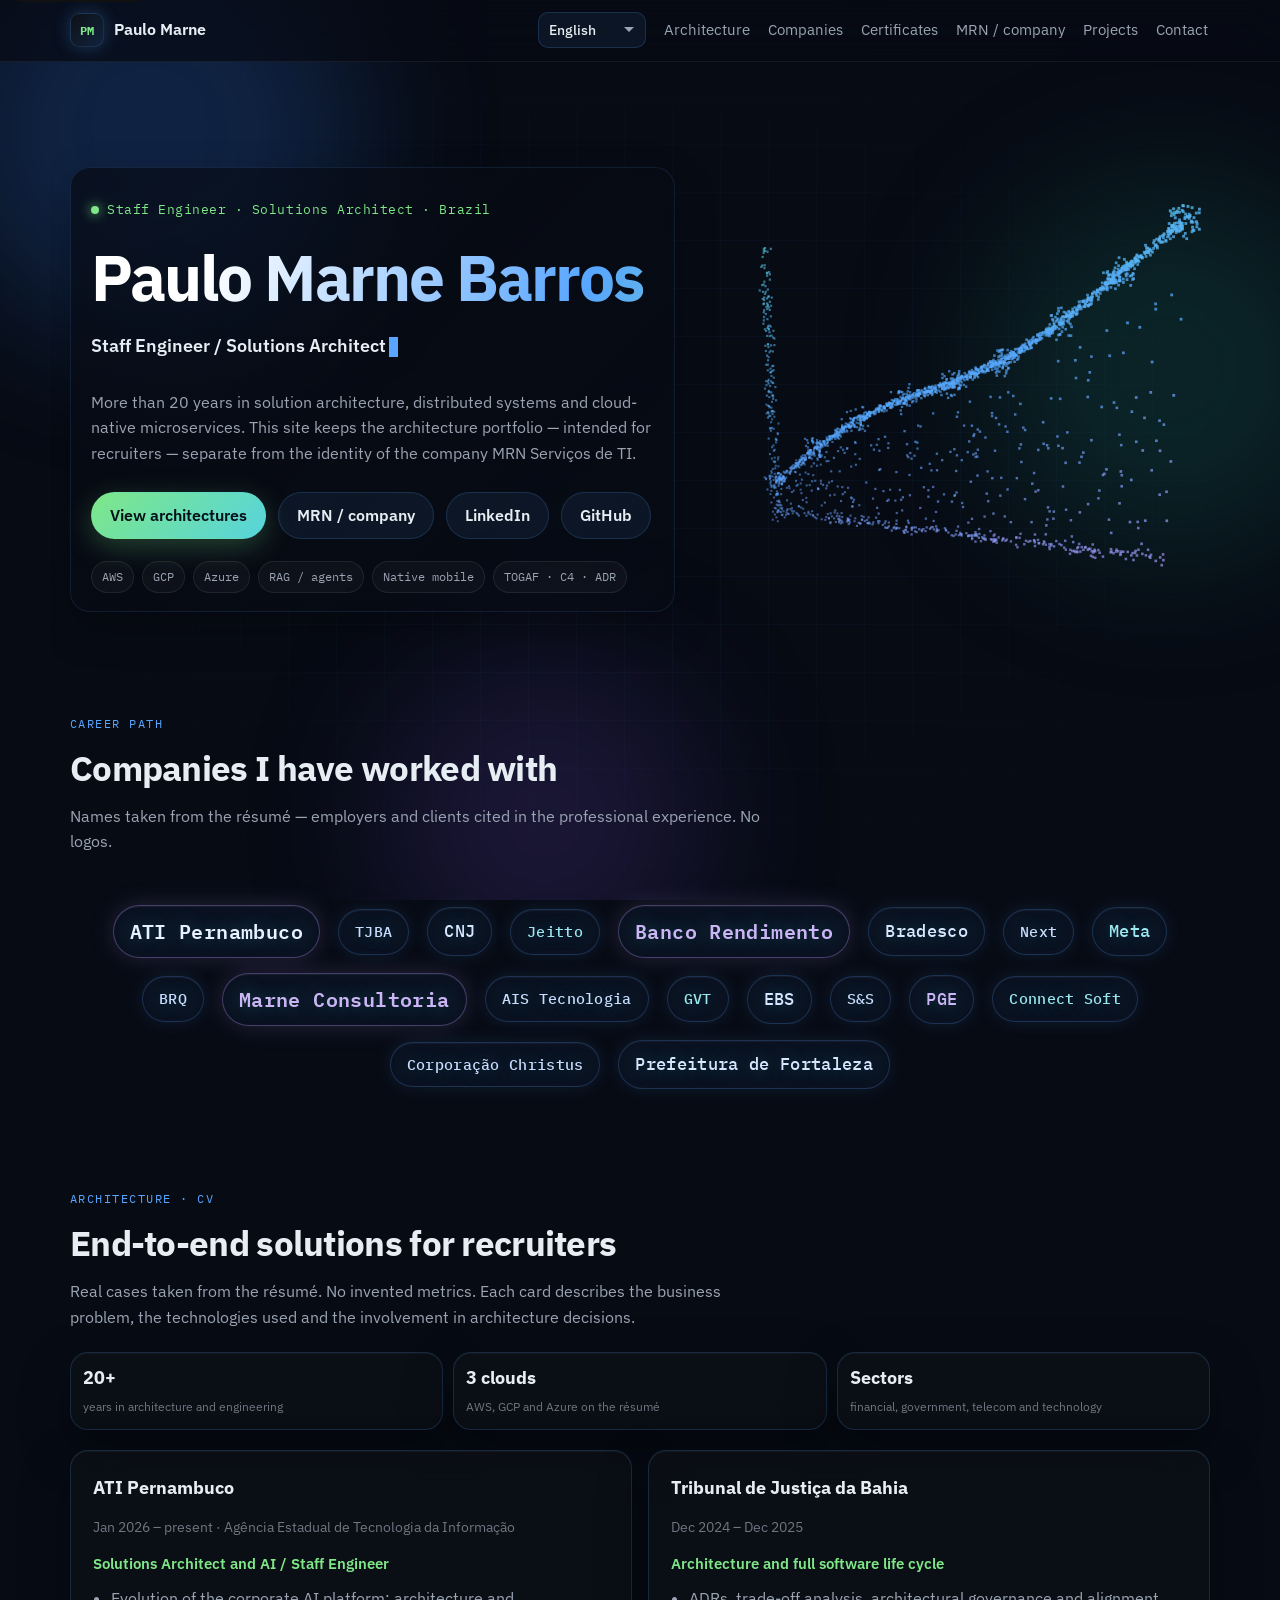
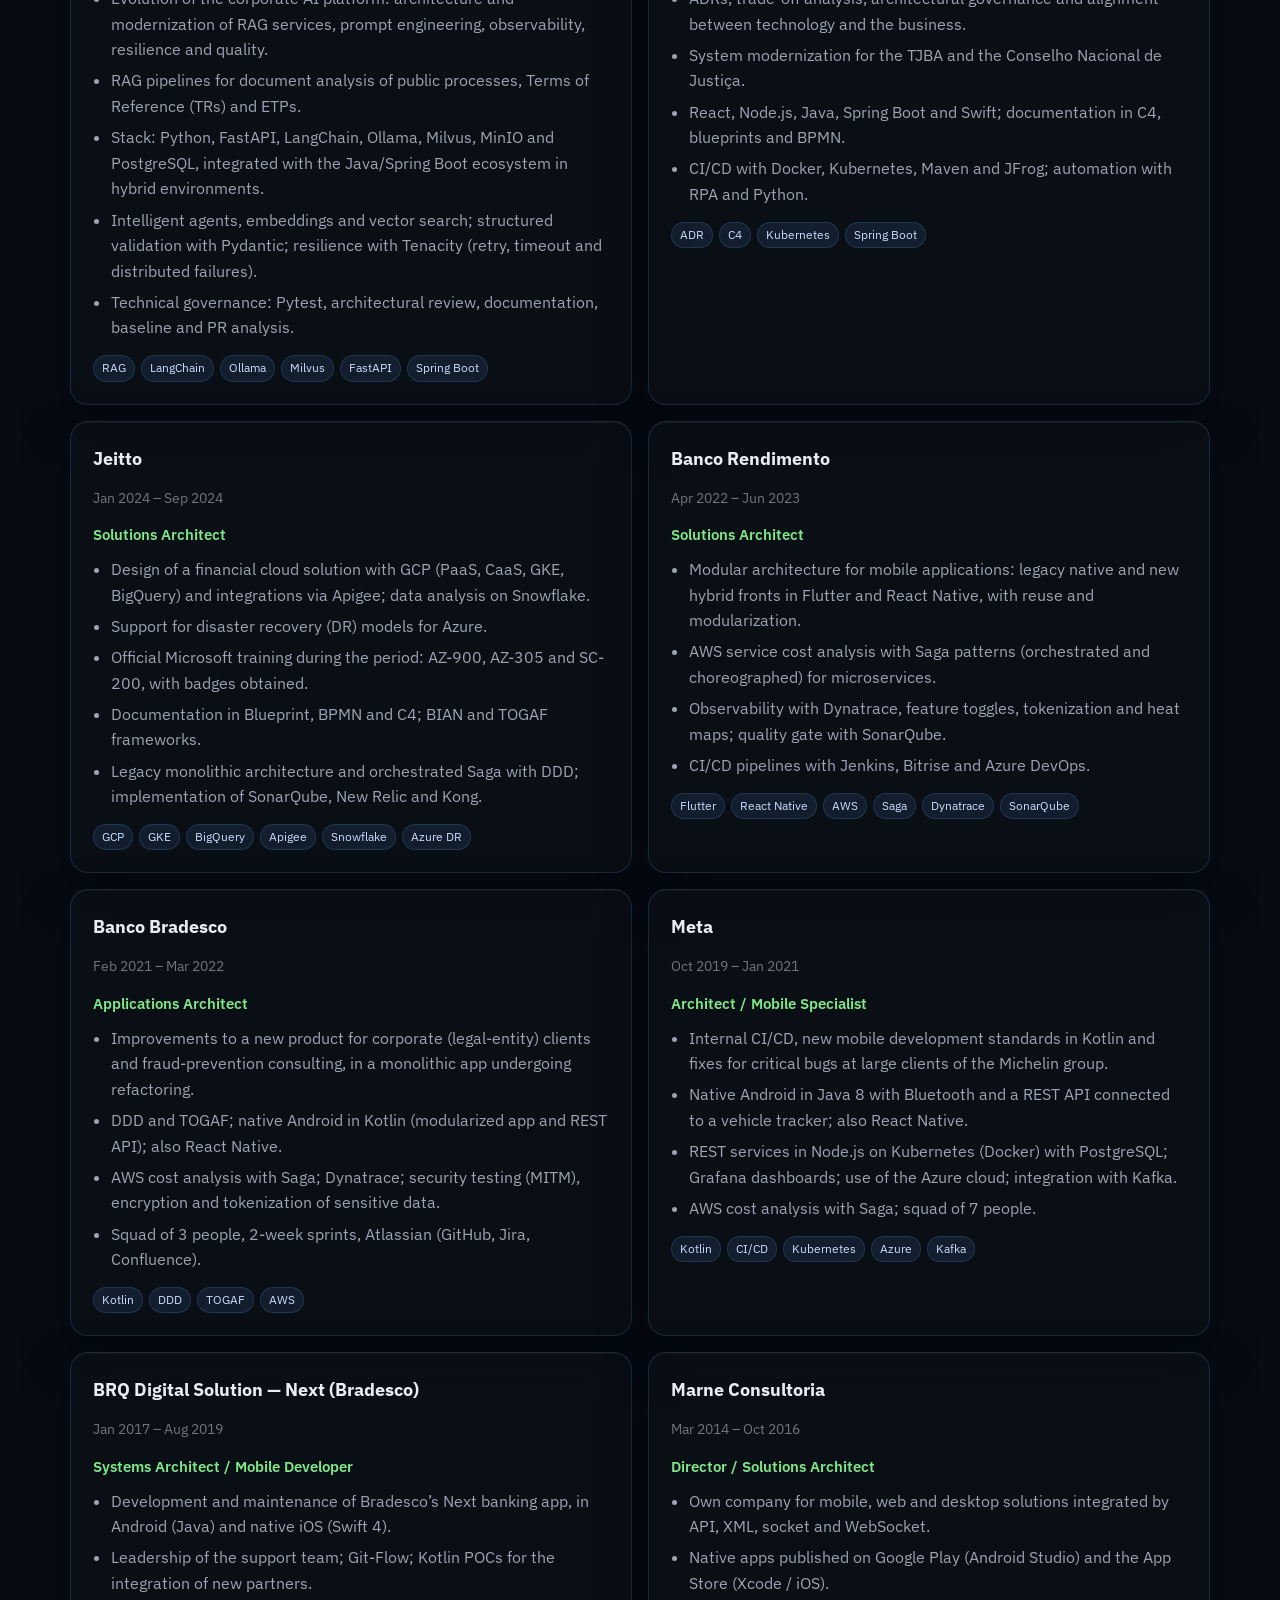
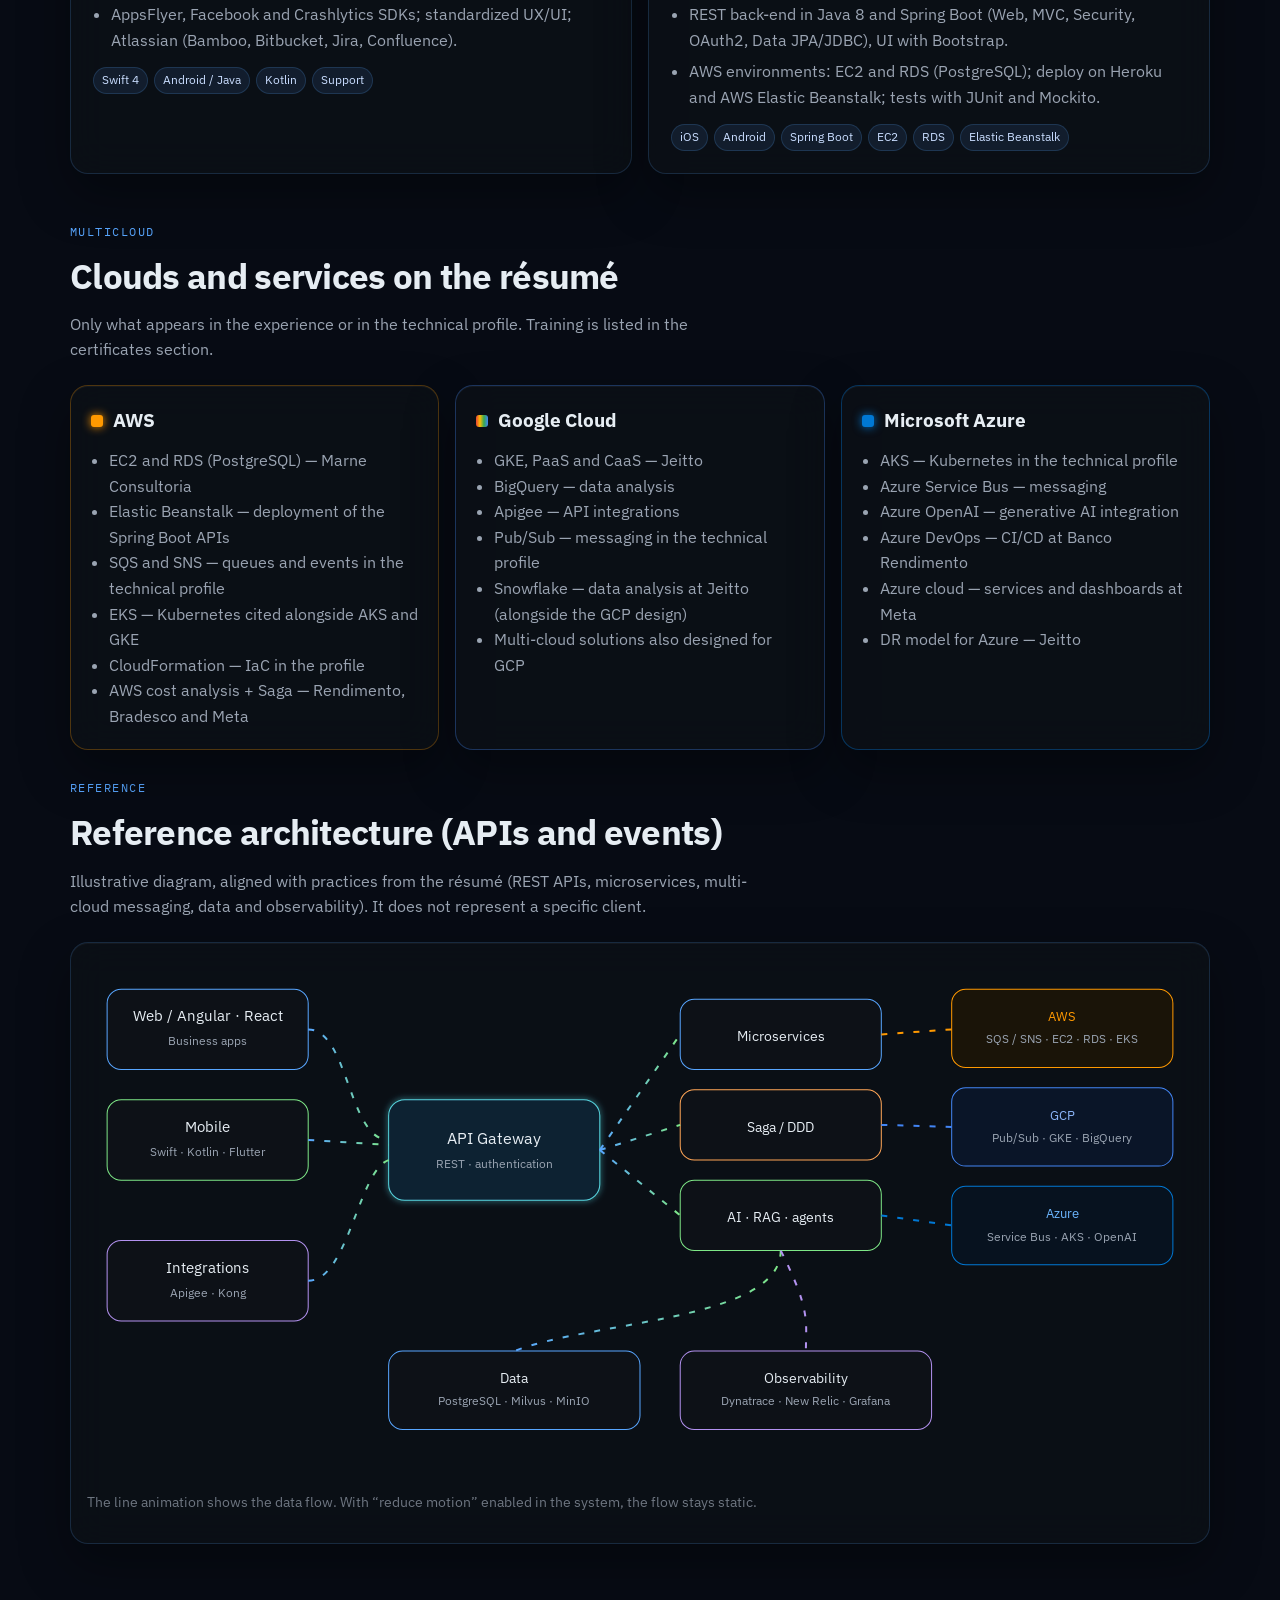
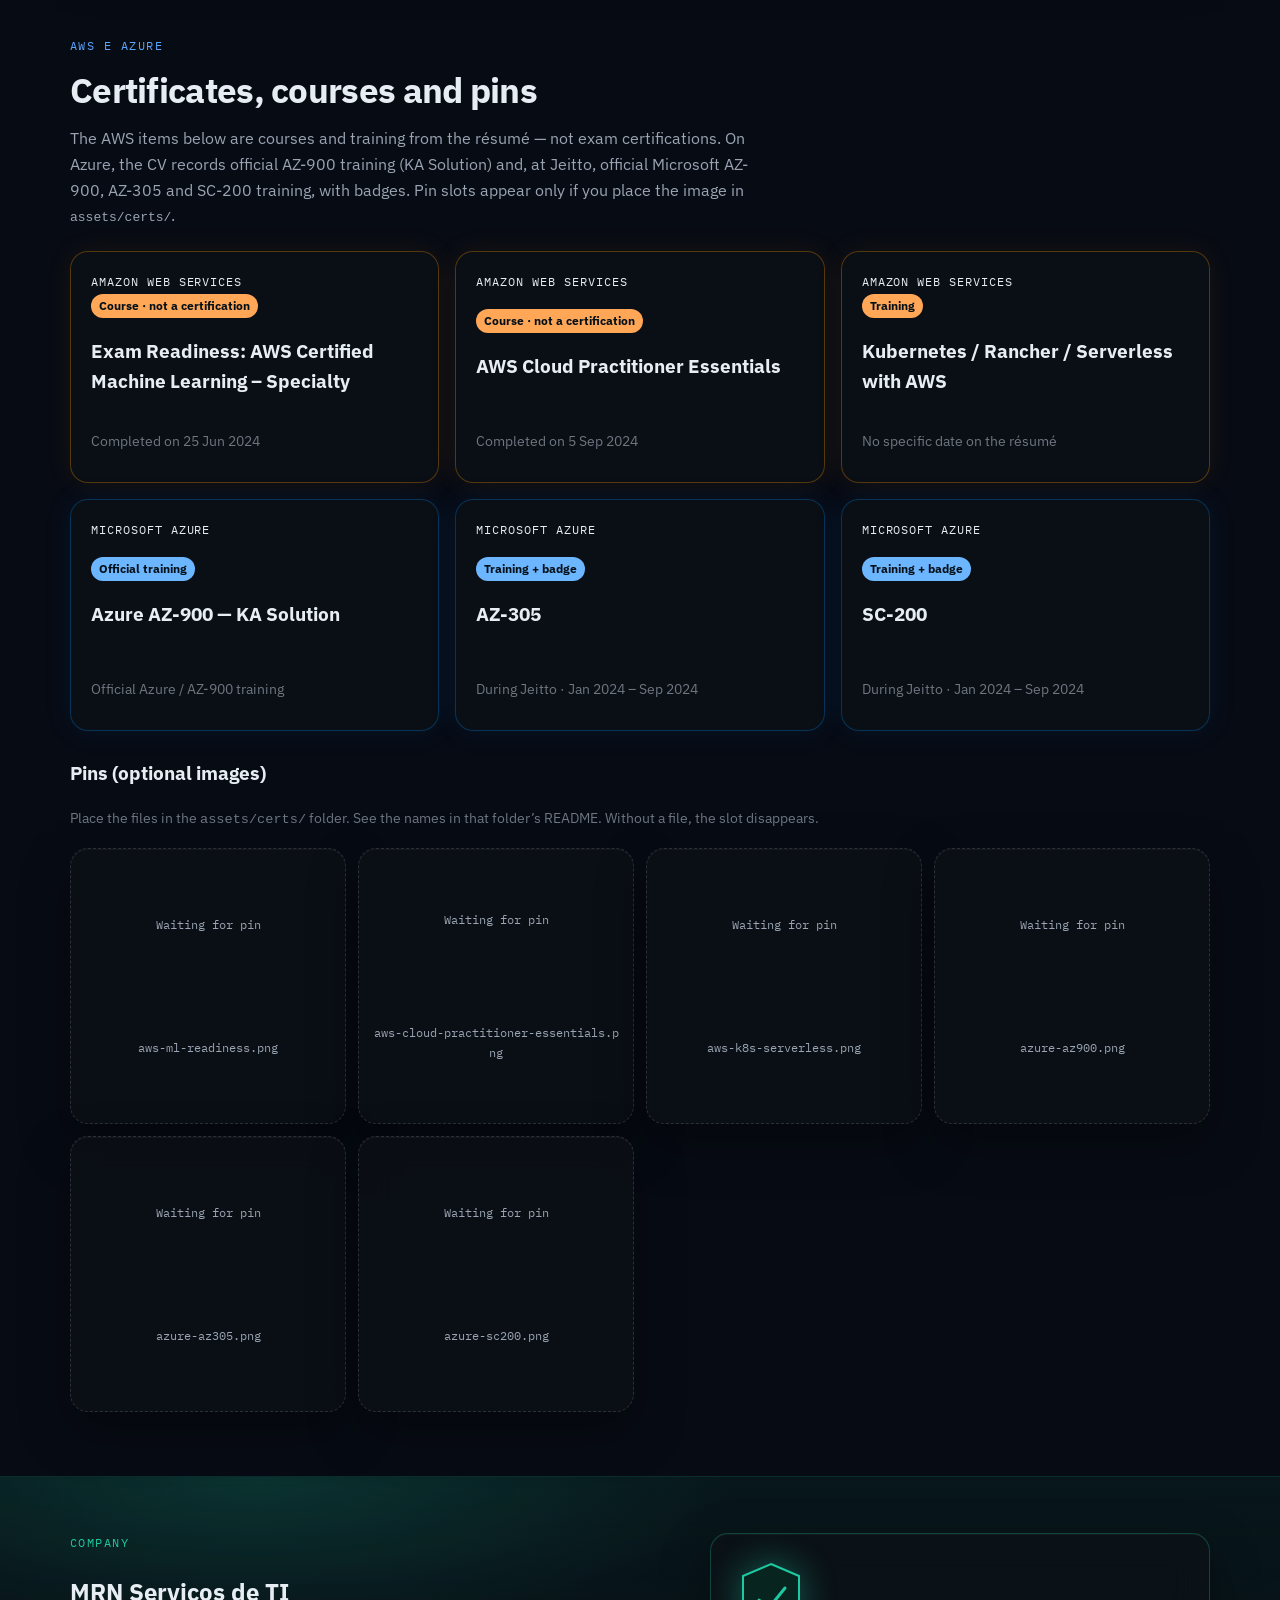
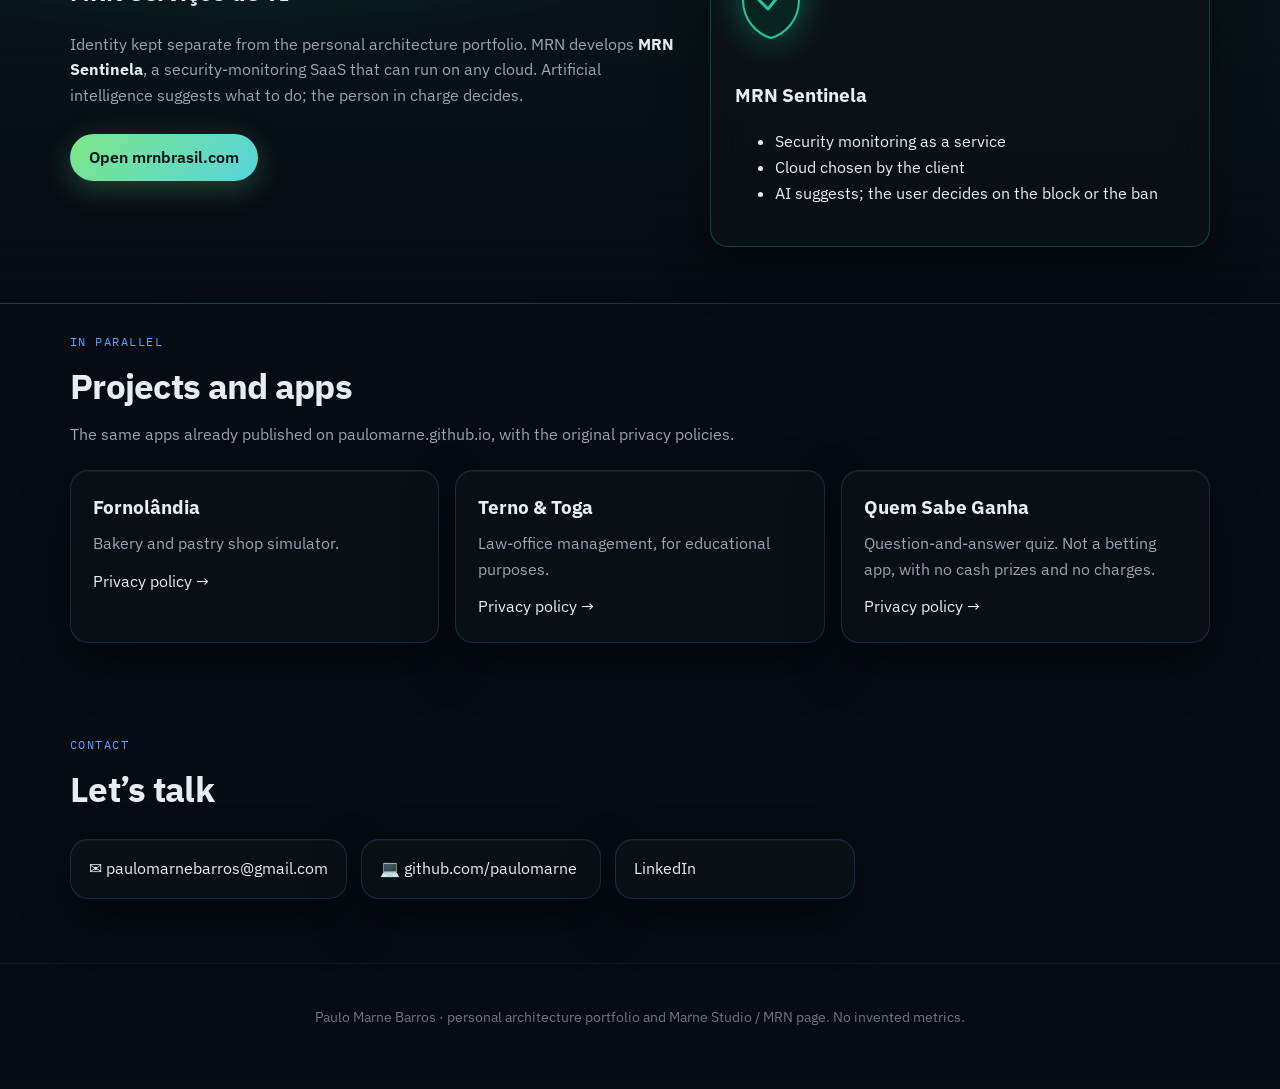
<file: index.html>
<!DOCTYPE html>
<html lang="pt-BR">
<head>
  <meta charset="utf-8">
  <meta name="viewport" content="width=device-width, initial-scale=1">
  <meta name="description" content="Paulo Marne Barros — Staff Engineer e Solutions Architect. Portfólio de arquiteturas em AWS, GCP e Azure, separado da empresa MRN Serviços de TI." data-i18n-attr="content:metaDesc">
  <title data-i18n="pageTitle">Paulo Marne Barros — Staff Engineer / Solutions Architect</title>
  <link rel="icon" href="assets/favicon.svg" type="image/svg+xml">
  <link rel="preconnect" href="https://fonts.googleapis.com">
  <link rel="preconnect" href="https://fonts.gstatic.com" crossorigin>
  <link href="https://fonts.googleapis.com/css2?family=IBM+Plex+Mono:wght@400;500&family=IBM+Plex+Sans:wght@400;500;600;700&display=swap" rel="stylesheet">
  <link rel="stylesheet" href="styles.css">
  <script>
    (function () {
      var map = { pt: "pt-BR", en: "en", es: "es", fr: "fr", de: "de" };
      var lang = "pt";
      try {
        var q = new URLSearchParams(location.search).get("lang");
        if (q && map[q.toLowerCase()]) lang = q.toLowerCase();
        else {
          var saved = localStorage.getItem("site-lang");
          if (saved && map[saved]) lang = saved;
          else {
            var nav = String(navigator.language || navigator.userLanguage || "pt").toLowerCase();
            var short = nav.slice(0, 2);
            if (map[short]) lang = short;
          }
        }
      } catch (e) {}
      document.documentElement.lang = map[lang];
      document.documentElement.setAttribute("data-lang", lang);
    })();
  </script>
</head>
<body>
  <a class="skip" href="#conteudo" data-i18n="skip">Saltar para o conteúdo</a>
  <div class="glow-orbs" aria-hidden="true"><span></span><span></span><span></span></div>
  <div class="grid-overlay" aria-hidden="true"></div>

  <div class="wrap">
    <header class="nav" id="nav">
      <div class="nav-inner">
        <a class="brand" href="#topo">
          <span class="brand-mark">PM</span>
          Paulo Marne
        </a>
        <div class="nav-tools">
          <div class="lang-switcher">
            <label class="visually-hidden" for="langSelect" data-i18n="langLabel">Idioma</label>
            <select id="langSelect" data-i18n-aria="langLabel">
              <option value="pt" lang="pt">Português</option>
              <option value="en" lang="en">English</option>
              <option value="es" lang="es">Español</option>
              <option value="fr" lang="fr">Français</option>
              <option value="de" lang="de">Deutsch</option>
            </select>
          </div>
          <button class="menu-btn" type="button" aria-expanded="false" aria-controls="menu" id="menuBtn" data-i18n="menu">Menu</button>
        </div>
        <nav class="nav-links" id="menu" aria-label="Seções" data-i18n-aria="navSections">
          <a href="#arquitetura" data-i18n="navArch">Arquitetura</a>
          <a href="#empresas" data-i18n="navCompanies">Empresas</a>
          <a href="#certificados" data-i18n="navCerts">Certificados</a>
          <a href="#empresa" data-i18n="navMrn">MRN / empresa</a>
          <a href="#projetos" data-i18n="navProjects">Projetos</a>
          <a href="#contato" data-i18n="navContact">Contato</a>
        </nav>
      </div>
    </header>

    <main id="conteudo">
      <section class="hero" id="topo">
        <div class="hero-copy">
          <p class="kicker" data-i18n="kicker">Staff Engineer · Solutions Architect · Brasil</p>
          <h1><span class="gradient-text">Paulo Marne Barros</span></h1>
          <p class="typed-line" aria-live="polite"><strong id="typed"></strong><span class="cursor" aria-hidden="true"></span></p>
          <p class="lead" data-i18n="lead">Mais de 20 anos em arquitetura de soluções, sistemas distribuídos e microsserviços cloud-native. Este site separa o portfólio de arquitetura — pensado para recrutadores — da identidade da empresa MRN Serviços de TI.</p>
          <div class="cta-row">
            <a class="btn btn-primary" href="#arquitetura" data-i18n="ctaArch">Ver arquiteturas</a>
            <a class="btn btn-ghost" href="#empresa" data-i18n="ctaMrn">MRN / empresa</a>
            <a class="btn btn-ghost" href="https://www.linkedin.com/in/paulo-b-8a42b5321" target="_blank" rel="noopener noreferrer" data-i18n="ctaLinkedin" data-i18n-aria="ctaLinkedinAria">LinkedIn</a>
            <a class="btn btn-ghost" href="https://www.github.com/paulomarne" target="_blank" rel="noopener noreferrer" data-i18n="ctaGithub" data-i18n-aria="ctaGithubAria">GitHub</a>
          </div>
          <div class="chip-row">
            <span class="chip">AWS</span>
            <span class="chip">GCP</span>
            <span class="chip">Azure</span>
            <span class="chip" data-i18n="chipRag">RAG / agentes</span>
            <span class="chip" data-i18n="chipMobile">Mobile nativo</span>
            <span class="chip">TOGAF · C4 · ADR</span>
          </div>
        </div>
        <div class="hero-visual" id="hero-visual">
          <canvas id="hero-morph" class="hero-morph" aria-hidden="true"></canvas>
        </div>
      </section>

      <section id="empresas" class="empresas-section" aria-labelledby="empresas-title">
        <div class="section-head reveal">
          <div class="eyebrow" data-i18n="companiesEyebrow">Trajetória</div>
          <h2 id="empresas-title" data-i18n="companiesTitle">Empresas onde atuei</h2>
          <p data-i18n="companiesLead">Nomes extraídos do currículo — empregadores e clientes citados na experiência profissional. Sem logotipos.</p>
        </div>
        <div class="company-cloud" id="company-cloud">
          <span class="co co-lg">ATI Pernambuco</span>
          <span class="co">TJBA</span>
          <span class="co co-md">CNJ</span>
          <span class="co">Jeitto</span>
          <span class="co co-lg">Banco Rendimento</span>
          <span class="co co-md">Bradesco</span>
          <span class="co">Next</span>
          <span class="co co-md">Meta</span>
          <span class="co">BRQ</span>
          <span class="co co-lg">Marne Consultoria</span>
          <span class="co">AIS Tecnologia</span>
          <span class="co">GVT</span>
          <span class="co co-md">EBS</span>
          <span class="co">S&S</span>
          <span class="co co-md">PGE</span>
          <span class="co">Connect Soft</span>
          <span class="co">Corporação Christus</span>
          <span class="co co-md">Prefeitura de Fortaleza</span>
        </div>
      </section>

      <section id="arquitetura">
        <div class="section-head reveal">
          <div class="eyebrow" data-i18n="archEyebrow">Arquitetura · CV</div>
          <h2 data-i18n="archTitle">Soluções end-to-end para recrutadores</h2>
          <p data-i18n="archLead">Casos reais extraídos do currículo. Sem métricas inventadas. Cada cartão descreve o problema de negócio, as tecnologias usadas e a participação nas decisões de arquitetura.</p>
        </div>

        <div class="stat-grid reveal">
          <div class="stat glass"><b>20+</b><span data-i18n="statYears">anos em arquitetura e engenharia</span></div>
          <div class="stat glass"><b data-i18n="statClouds">3 nuvens</b><span data-i18n="statCloudsSub">AWS, GCP e Azure no currículo</span></div>
          <div class="stat glass"><b data-i18n="statSectors">Setores</b><span data-i18n="statSectorsSub">financeiro, governo, telecom e tecnologia</span></div>
        </div>

        <div class="cards" style="margin-top:20px">
          <article class="card glass reveal tilt">
            <h3>ATI Pernambuco</h3>
            <p class="meta" data-i18n="atiMeta">01/2026 – atual · Agência Estadual de Tecnologia da Informação</p>
            <p class="role" data-i18n="atiRole">Arquiteto de Soluções e IA / Staff Engineer</p>
            <ul>
              <li data-i18n="ati1">Evolução da plataforma corporativa de IA: arquitetura e modernização de serviços RAG, engenharia de prompts, observabilidade, resiliência e qualidade.</li>
              <li data-i18n="ati2">Pipelines RAG para análise documental de processos públicos, Termos de Referência (TRs) e ETPs.</li>
              <li data-i18n="ati3">Stack: Python, FastAPI, LangChain, Ollama, Milvus, MinIO e PostgreSQL, integrada ao ecossistema Java/Spring Boot em ambientes híbridos.</li>
              <li data-i18n="ati4">Agentes inteligentes, embeddings e busca vetorial; validação estruturada com Pydantic; resiliência com Tenacity (retry, timeout e falhas distribuídas).</li>
              <li data-i18n="ati5">Governança técnica: Pytest, revisão arquitetural, documentação, baseline e análise de PRs.</li>
            </ul>
            <div class="tags"><span class="tag">RAG</span><span class="tag">LangChain</span><span class="tag">Ollama</span><span class="tag">Milvus</span><span class="tag">FastAPI</span><span class="tag">Spring Boot</span></div>
          </article>

          <article class="card glass reveal tilt">
            <h3>Tribunal de Justiça da Bahia</h3>
            <p class="meta" data-i18n="dateTjba">12/2024 – 12/2025</p>
            <p class="role" data-i18n="tjbaRole">Arquitetura e ciclo de vida completo de software</p>
            <ul>
              <li data-i18n="tjba1">ADRs, análise de trade-offs, governança arquitetural e alinhamento entre tecnologia e negócio.</li>
              <li data-i18n="tjba2">Modernização de sistemas para o TJBA e o Conselho Nacional de Justiça.</li>
              <li data-i18n="tjba3">React, Node.js, Java, Spring Boot e Swift; documentação em C4, blueprints e BPMN.</li>
              <li data-i18n="tjba4">CI/CD com Docker, Kubernetes, Maven e JFrog; automação com RPA e Python.</li>
            </ul>
            <div class="tags"><span class="tag">ADR</span><span class="tag">C4</span><span class="tag">Kubernetes</span><span class="tag">Spring Boot</span></div>
          </article>

          <article class="card glass reveal tilt">
            <h3>Jeitto</h3>
            <p class="meta" data-i18n="dateJeitto">01/2024 – 09/2024</p>
            <p class="role" data-i18n="jeittoRole">Arquiteto de Soluções</p>
            <ul>
              <li data-i18n="jeitto1">Desenho de solução financeira em nuvem com GCP (PaaS, CaaS, GKE, BigQuery) e integrações via Apigee; análise de dados no Snowflake.</li>
              <li data-i18n="jeitto2">Apoio a modelos de recuperação de desastres (DR) para Azure.</li>
              <li data-i18n="jeitto3">Treinamentos oficiais Microsoft no período: AZ-900, AZ-305 e SC-200, com badges obtidos.</li>
              <li data-i18n="jeitto4">Documentação em Blueprint, BPMN e C4; frameworks BIAN e TOGAF.</li>
              <li data-i18n="jeitto5">Arquitetura legado monolítica e Saga orquestrado com DDD; implantação de SonarQube, New Relic e Kong.</li>
            </ul>
            <div class="tags"><span class="tag">GCP</span><span class="tag">GKE</span><span class="tag">BigQuery</span><span class="tag">Apigee</span><span class="tag">Snowflake</span><span class="tag">Azure DR</span></div>
          </article>

          <article class="card glass reveal tilt">
            <h3>Banco Rendimento</h3>
            <p class="meta" data-i18n="dateRend">04/2022 – 06/2023</p>
            <p class="role" data-i18n="jeittoRole">Arquiteto de Soluções</p>
            <ul>
              <li data-i18n="rend1">Arquitetura modular de aplicativos mobile: nativo legado e novas frentes híbridas em Flutter e React Native, com reúso e modularização.</li>
              <li data-i18n="rend2">Análise de custos de serviços na AWS com padrões Saga (orquestrado e coreografado) para microsserviços.</li>
              <li data-i18n="rend3">Observabilidade com Dynatrace, feature toggles, tokenização e mapas de calor; quality gate com SonarQube.</li>
              <li data-i18n="rend4">Esteiras CI/CD com Jenkins, Bitrise e Azure DevOps.</li>
            </ul>
            <div class="tags"><span class="tag">Flutter</span><span class="tag">React Native</span><span class="tag">AWS</span><span class="tag">Saga</span><span class="tag">Dynatrace</span><span class="tag">SonarQube</span></div>
          </article>

          <article class="card glass reveal tilt">
            <h3>Banco Bradesco</h3>
            <p class="meta" data-i18n="dateBrad">02/2021 – 03/2022</p>
            <p class="role" data-i18n="bradRole">Arquiteto de Aplicações</p>
            <ul>
              <li data-i18n="brad1">Melhorias em novo produto para clientes pessoa jurídica e consultoria de prevenção a fraudes, em app monolítico em refatoração.</li>
              <li data-i18n="brad2">DDD e TOGAF; Android nativo em Kotlin (app modularizado e API REST); também React Native.</li>
              <li data-i18n="brad3">Análise de custos AWS com Saga; Dynatrace; testes de segurança (MITM), criptografia e tokenização de dados sensíveis.</li>
              <li data-i18n="brad4">Squad de 3 pessoas, sprints de 2 semanas, Atlassian (GitHub, Jira, Confluence).</li>
            </ul>
            <div class="tags"><span class="tag">Kotlin</span><span class="tag">DDD</span><span class="tag">TOGAF</span><span class="tag">AWS</span></div>
          </article>

          <article class="card glass reveal tilt">
            <h3>Meta</h3>
            <p class="meta" data-i18n="dateMeta">10/2019 – 01/2021</p>
            <p class="role" data-i18n="metaRole">Arquiteto / Especialista Mobile</p>
            <ul>
              <li data-i18n="meta1">CI/CD interno, novos padrões de desenvolvimento mobile em Kotlin e correção de bugs críticos em clientes de grande porte do grupo Michelin.</li>
              <li data-i18n="meta2">Android nativo em Java 8 com Bluetooth e API REST ligada a rastreador veicular; também React Native.</li>
              <li data-i18n="meta3">Serviços REST em Node.js no Kubernetes (Docker) com PostgreSQL; dashboards no Grafana; uso da nuvem Azure; integração com Kafka.</li>
              <li data-i18n="meta4">Análise de custos AWS com Saga; squad de 7 pessoas.</li>
            </ul>
            <div class="tags"><span class="tag">Kotlin</span><span class="tag">CI/CD</span><span class="tag">Kubernetes</span><span class="tag">Azure</span><span class="tag">Kafka</span></div>
          </article>

          <article class="card glass reveal tilt">
            <h3>BRQ Digital Solution — Next (Bradesco)</h3>
            <p class="meta" data-i18n="dateBrq">01/2017 – 08/2019</p>
            <p class="role" data-i18n="brqRole">Arquiteto de Sistemas / Desenvolvedor Mobile</p>
            <ul>
              <li data-i18n="brq1">Desenvolvimento e manutenção do aplicativo bancário Next do Bradesco, em Android (Java) e iOS nativo (Swift 4).</li>
              <li data-i18n="brq2">Liderança da equipe de sustentação; Git-Flow; POCs em Kotlin para integração de novos parceiros.</li>
              <li data-i18n="brq3">SDKs AppsFlyer, Facebook e Crashlytics; UX/UI padronizada; Atlassian (Bamboo, Bitbucket, Jira, Confluence).</li>
            </ul>
            <div class="tags"><span class="tag">Swift 4</span><span class="tag">Android / Java</span><span class="tag">Kotlin</span><span class="tag" data-i18n="tagSupport">Sustentação</span></div>
          </article>

          <article class="card glass reveal tilt">
            <h3>Marne Consultoria</h3>
            <p class="meta" data-i18n="dateMarne">03/2014 – 10/2016</p>
            <p class="role" data-i18n="marneRole">Diretor / Arquiteto de Solução</p>
            <ul>
              <li data-i18n="marne1">Empresa própria de soluções mobile, web e desktop integradas por API, XML, socket e WebSocket.</li>
              <li data-i18n="marne2">Apps nativos publicados na Google Play (Android Studio) e na App Store (Xcode / iOS).</li>
              <li data-i18n="marne3">Back-end REST em Java 8 e Spring Boot (Web, MVC, Security, OAuth2, Data JPA/JDBC), UI com Bootstrap.</li>
              <li data-i18n="marne4">Ambientes AWS: EC2 e RDS (PostgreSQL); deploy no Heroku e no AWS Elastic Beanstalk; testes com JUnit e Mockito.</li>
            </ul>
            <div class="tags"><span class="tag">iOS</span><span class="tag">Android</span><span class="tag">Spring Boot</span><span class="tag">EC2</span><span class="tag">RDS</span><span class="tag">Elastic Beanstalk</span></div>
          </article>
        </div>

        <div class="section-head reveal" style="margin-top:48px">
          <div class="eyebrow">Multicloud</div>
          <h2 data-i18n="cloudsTitle">Nuvens e serviços no currículo</h2>
          <p data-i18n="cloudsLead">Somente o que aparece na experiência ou no perfil técnico. Treinamentos estão na seção de certificados.</p>
        </div>
        <div class="cloud-grid">
          <article class="cloud-col glass aws reveal">
            <h3><span class="logo-dot"></span> AWS</h3>
            <ul>
              <li data-i18n="aws1">EC2 e RDS (PostgreSQL) — Marne Consultoria</li>
              <li data-i18n="aws2">Elastic Beanstalk — deploy das APIs Spring Boot</li>
              <li data-i18n="aws3">SQS e SNS — filas e eventos no perfil técnico</li>
              <li data-i18n="aws4">EKS — Kubernetes citado junto de AKS e GKE</li>
              <li data-i18n="aws5">CloudFormation — IaC no perfil</li>
              <li data-i18n="aws6">Análise de custos AWS + Saga — Rendimento, Bradesco e Meta</li>
            </ul>
          </article>
          <article class="cloud-col glass gcp reveal">
            <h3><span class="logo-dot"></span> Google Cloud</h3>
            <ul>
              <li data-i18n="gcp1">GKE, PaaS e CaaS — Jeitto</li>
              <li data-i18n="gcp2">BigQuery — análise de dados</li>
              <li data-i18n="gcp3">Apigee — integrações de API</li>
              <li data-i18n="gcp4">Pub/Sub — mensageria no perfil técnico</li>
              <li data-i18n="gcp5">Snowflake — análise de dados na Jeitto (junto ao desenho GCP)</li>
              <li data-i18n="gcp6">Soluções multi-cloud desenhadas também para GCP</li>
            </ul>
          </article>
          <article class="cloud-col glass azure reveal">
            <h3><span class="logo-dot"></span> Microsoft Azure</h3>
            <ul>
              <li data-i18n="az1">AKS — Kubernetes no perfil técnico</li>
              <li data-i18n="az2">Azure Service Bus — mensageria</li>
              <li data-i18n="az3">Azure OpenAI — integração de IA generativa</li>
              <li data-i18n="az4">Azure DevOps — CI/CD no Banco Rendimento</li>
              <li data-i18n="az5">Nuvem Azure — serviços e dashboards na Meta</li>
              <li data-i18n="az6">Modelo de DR para Azure — Jeitto</li>
            </ul>
          </article>
        </div>

        <div class="section-head reveal">
          <div class="eyebrow" data-i18n="diagEyebrow">Referência</div>
          <h2 data-i18n="diagTitle">Arquitetura de referência (APIs e eventos)</h2>
          <p data-i18n="diagLead">Diagrama ilustrativo, alinhado às práticas do currículo (APIs REST, microsserviços, mensageria multi-cloud, dados e observabilidade). Não representa um cliente específico.</p>
        </div>
        <div class="diagram-wrap glass reveal">
          <svg viewBox="0 0 1100 520" role="img" aria-labelledby="diagTitle diagDesc">
            <title id="diagTitle" data-i18n="diagSvgTitle">Arquitetura de referência multi-cloud orientada a eventos e APIs</title>
            <desc id="diagDesc" data-i18n="diagSvgDesc">Clientes web e mobile se conectam a um API gateway. Os serviços publicam eventos em barramentos AWS SQS/SNS, GCP Pub/Sub e Azure Service Bus, persistem dados e emitem telemetria.</desc>
            <defs>
              <linearGradient id="lineG" x1="0" x2="1">
                <stop offset="0" stop-color="#58a6ff"/>
                <stop offset="1" stop-color="#7ee787"/>
              </linearGradient>
              <filter id="glow"><feGaussianBlur stdDeviation="3" result="b"/><feMerge><feMergeNode in="b"/><feMergeNode in="SourceGraphic"/></feMerge></filter>
            </defs>
            <rect x="20" y="30" width="200" height="80" rx="14" fill="#0d1117" stroke="#58a6ff"/>
            <text x="120" y="62" text-anchor="middle" fill="#e6edf3" font-size="15" font-family="IBM Plex Sans, sans-serif">Web / Angular · React</text>
            <text x="120" y="86" text-anchor="middle" fill="#9aa4b2" font-size="12" font-family="IBM Plex Sans, sans-serif" data-i18n="diagBizApps">Apps de negócio</text>
            <rect x="20" y="140" width="200" height="80" rx="14" fill="#0d1117" stroke="#7ee787"/>
            <text x="120" y="172" text-anchor="middle" fill="#e6edf3" font-size="15" font-family="IBM Plex Sans, sans-serif">Mobile</text>
            <text x="120" y="196" text-anchor="middle" fill="#9aa4b2" font-size="12" font-family="IBM Plex Sans, sans-serif">Swift · Kotlin · Flutter</text>
            <rect x="20" y="280" width="200" height="80" rx="14" fill="#0d1117" stroke="#b392f0"/>
            <text x="120" y="312" text-anchor="middle" fill="#e6edf3" font-size="15" font-family="IBM Plex Sans, sans-serif" data-i18n="diagIntegrations">Integrações</text>
            <text x="120" y="336" text-anchor="middle" fill="#9aa4b2" font-size="12" font-family="IBM Plex Sans, sans-serif">Apigee · Kong</text>

            <rect x="300" y="140" width="210" height="100" rx="16" fill="#102033" stroke="#56d4dd" filter="url(#glow)"/>
            <text x="405" y="184" text-anchor="middle" fill="#e6edf3" font-size="16" font-family="IBM Plex Sans, sans-serif">API Gateway</text>
            <text x="405" y="208" text-anchor="middle" fill="#9aa4b2" font-size="12" font-family="IBM Plex Sans, sans-serif" data-i18n="diagAuth">REST · autenticação</text>

            <rect x="590" y="40" width="200" height="70" rx="14" fill="#0d1117" stroke="#58a6ff"/>
            <text x="690" y="82" text-anchor="middle" fill="#e6edf3" font-size="14" font-family="IBM Plex Sans, sans-serif" data-i18n="diagMicro">Microsserviços</text>
            <rect x="590" y="130" width="200" height="70" rx="14" fill="#0d1117" stroke="#ffa657"/>
            <text x="690" y="172" text-anchor="middle" fill="#e6edf3" font-size="14" font-family="IBM Plex Sans, sans-serif">Saga / DDD</text>
            <rect x="590" y="220" width="200" height="70" rx="14" fill="#0d1117" stroke="#7ee787"/>
            <text x="690" y="262" text-anchor="middle" fill="#e6edf3" font-size="14" font-family="IBM Plex Sans, sans-serif" data-i18n="diagIa">IA · RAG · agentes</text>

            <rect x="860" y="30" width="220" height="78" rx="14" fill="#1a1408" stroke="#ff9900"/>
            <text x="970" y="62" text-anchor="middle" fill="#ff9900" font-size="13" font-family="IBM Plex Sans, sans-serif">AWS</text>
            <text x="970" y="84" text-anchor="middle" fill="#9aa4b2" font-size="12" font-family="IBM Plex Sans, sans-serif">SQS / SNS · EC2 · RDS · EKS</text>
            <rect x="860" y="128" width="220" height="78" rx="14" fill="#0a1528" stroke="#4285f4"/>
            <text x="970" y="160" text-anchor="middle" fill="#8ab4f8" font-size="13" font-family="IBM Plex Sans, sans-serif">GCP</text>
            <text x="970" y="182" text-anchor="middle" fill="#9aa4b2" font-size="12" font-family="IBM Plex Sans, sans-serif">Pub/Sub · GKE · BigQuery</text>
            <rect x="860" y="226" width="220" height="78" rx="14" fill="#07121f" stroke="#0078d4"/>
            <text x="970" y="258" text-anchor="middle" fill="#6cb6ff" font-size="13" font-family="IBM Plex Sans, sans-serif">Azure</text>
            <text x="970" y="280" text-anchor="middle" fill="#9aa4b2" font-size="12" font-family="IBM Plex Sans, sans-serif">Service Bus · AKS · OpenAI</text>

            <rect x="300" y="390" width="250" height="78" rx="14" fill="#0d1117" stroke="#58a6ff"/>
            <text x="425" y="422" text-anchor="middle" fill="#e6edf3" font-size="14" font-family="IBM Plex Sans, sans-serif" data-i18n="diagData">Dados</text>
            <text x="425" y="444" text-anchor="middle" fill="#9aa4b2" font-size="12" font-family="IBM Plex Sans, sans-serif">PostgreSQL · Milvus · MinIO</text>
            <rect x="590" y="390" width="250" height="78" rx="14" fill="#0d1117" stroke="#b392f0"/>
            <text x="715" y="422" text-anchor="middle" fill="#e6edf3" font-size="14" font-family="IBM Plex Sans, sans-serif" data-i18n="diagObs">Observabilidade</text>
            <text x="715" y="444" text-anchor="middle" fill="#9aa4b2" font-size="12" font-family="IBM Plex Sans, sans-serif">Dynatrace · New Relic · Grafana</text>

            <path class="flow" d="M220 70 C260 70 260 180 300 180" fill="none" stroke="url(#lineG)" stroke-width="2"/>
            <path class="flow" d="M220 180 L300 185" fill="none" stroke="url(#lineG)" stroke-width="2"/>
            <path class="flow" d="M220 320 C260 320 270 210 300 200" fill="none" stroke="url(#lineG)" stroke-width="2"/>
            <path class="flow" d="M510 190 L590 75" fill="none" stroke="url(#lineG)" stroke-width="2"/>
            <path class="flow" d="M510 190 L590 165" fill="none" stroke="url(#lineG)" stroke-width="2"/>
            <path class="flow" d="M510 190 L590 255" fill="none" stroke="url(#lineG)" stroke-width="2"/>
            <path class="flow" d="M790 75 L860 70" fill="none" stroke="#ff9900" stroke-width="2"/>
            <path class="flow" d="M790 165 L860 167" fill="none" stroke="#4285f4" stroke-width="2"/>
            <path class="flow" d="M790 255 L860 265" fill="none" stroke="#0078d4" stroke-width="2"/>
            <path class="flow" d="M690 290 C690 360 500 360 425 390" fill="none" stroke="url(#lineG)" stroke-width="2"/>
            <path class="flow" d="M690 290 C720 350 715 360 715 390" fill="none" stroke="#b392f0" stroke-width="2"/>
          </svg>
          <p class="note" data-i18n="diagNote">Animação das linhas indica o fluxo de dados. Com “reduzir movimento” ativado no sistema, o fluxo permanece estático.</p>
        </div>
      </section>

      <section id="certificados">
        <div class="section-head reveal">
          <div class="eyebrow">AWS e Azure</div>
          <h2 data-i18n="certsTitle">Certificados, cursos e pins</h2>
          <p data-i18n-html="certsLead">Os itens da AWS abaixo são cursos e treinamentos do currículo — não certificações de exame. Na Azure, o CV registra treinamento oficial AZ-900 (KA Solution) e, na Jeitto, treinamentos oficiais Microsoft AZ-900, AZ-305 e SC-200, com badges. Slots de pin só aparecem se você colocar a imagem em <code>assets/certs/</code>.</p>
        </div>
        <div class="certs">
          <article class="badge glass aws reveal">
            <div class="badge-inner">
              <div class="badge-face">
                <span class="issuer">Amazon Web Services</span>
                <div>
                  <span class="label-course" data-i18n="labelCourse">Curso · não é certificação</span>
                  <h3>Exam Readiness: AWS Certified Machine Learning – Specialty</h3>
                </div>
                <p class="meta" data-i18n="completedMl">Conclusão em 25/06/2024</p>
              </div>
              <div class="badge-face badge-back glass">
                <p data-i18n="mlBack">Preparação para o exame de Machine Learning Specialty. Listado no currículo em “Cursos, Treinamentos e Certificações”.</p>
                <p class="meta" data-i18n="flipCardPin">Vire o cartão para o título · pin opcional abaixo</p>
              </div>
            </div>
          </article>
          <article class="badge glass aws reveal">
            <div class="badge-inner">
              <div class="badge-face">
                <span class="issuer">Amazon Web Services</span>
                <div>
                  <span class="label-course" data-i18n="labelCourse">Curso · não é certificação</span>
                  <h3>AWS Cloud Practitioner Essentials</h3>
                </div>
                <p class="meta" data-i18n="completedCp">Conclusão em 05/09/2024</p>
              </div>
              <div class="badge-face badge-back glass">
                <p data-i18n="cpBack">Fundamentos da nuvem AWS. Tratado no currículo como curso concluído, não como badge de exame Certified Cloud Practitioner.</p>
                <p class="meta" data-i18n="flipCard">Vire o cartão para o título</p>
              </div>
            </div>
          </article>
          <article class="badge glass aws reveal">
            <div class="badge-inner">
              <div class="badge-face">
                <span class="issuer">Amazon Web Services</span>
                <div>
                  <span class="label-course" data-i18n="labelTraining">Treinamento</span>
                  <h3 data-i18n="k8sCourseTitle">Kubernetes / Rancher / Serverless com AWS</h3>
                </div>
                <p class="meta" data-i18n="noSpecificDate">Sem data específica no currículo</p>
              </div>
              <div class="badge-face badge-back glass">
                <p data-i18n="k8sBack">Treinamento citado no currículo junto de Kubernetes, Rancher e serverless na AWS.</p>
              </div>
            </div>
          </article>
          <article class="badge glass azure reveal">
            <div class="badge-inner">
              <div class="badge-face">
                <span class="issuer">Microsoft Azure</span>
                <div>
                  <span class="label-course" data-i18n="labelOfficial">Treinamento oficial</span>
                  <h3>Azure AZ-900 — KA Solution</h3>
                </div>
                <p class="meta" data-i18n="az900Meta">Treinamento oficial Azure / AZ-900</p>
              </div>
              <div class="badge-face badge-back glass">
                <p data-i18n="az900Back">Registrado no currículo como “Treinamento oficial Azure / AZ-900 – KA Solution”. Não há data nem número de credencial no CV.</p>
              </div>
            </div>
          </article>
          <article class="badge glass azure reveal">
            <div class="badge-inner">
              <div class="badge-face">
                <span class="issuer">Microsoft Azure</span>
                <div>
                  <span class="label-course" data-i18n="labelTrainBadge">Treinamento + badge</span>
                  <h3>AZ-305</h3>
                </div>
                <p class="meta" data-i18n="az305Meta">Durante a Jeitto · 01/2024 – 09/2024</p>
              </div>
              <div class="badge-face badge-back glass">
                <p data-i18n="az305Back">Treinamento oficial Microsoft AZ-305 citado na experiência da Jeitto, junto com a obtenção de badges. O CV não afirma aprovação no exame de certificação.</p>
              </div>
            </div>
          </article>
          <article class="badge glass azure reveal">
            <div class="badge-inner">
              <div class="badge-face">
                <span class="issuer">Microsoft Azure</span>
                <div>
                  <span class="label-course" data-i18n="labelTrainBadge">Treinamento + badge</span>
                  <h3>SC-200</h3>
                </div>
                <p class="meta" data-i18n="az305Meta">Durante a Jeitto · 01/2024 – 09/2024</p>
              </div>
              <div class="badge-face badge-back glass">
                <p data-i18n="sc200Back">Treinamento oficial Microsoft SC-200 citado na Jeitto, com badges. Sem credencial de exame no currículo.</p>
              </div>
            </div>
          </article>
        </div>

        <h3 class="reveal" style="margin-top:28px" data-i18n="pinsTitle">Pins (imagens opcionais)</h3>
        <p class="note reveal" data-i18n-html="pinsNote">Coloque os arquivos na pasta <code>assets/certs/</code>. Veja os nomes no README dessa pasta. Sem arquivo, o espaço some.</p>
        <div class="pins" id="pinGrid"></div>
      </section>

      <section class="mrn-band" id="empresa">
        <div class="mrn-inner">
          <div class="reveal">
            <div class="eyebrow mrn" data-i18n="mrnEyebrow">Empresa</div>
            <h2>MRN Serviços de TI</h2>
            <p style="color:var(--muted)" data-i18n-html="mrnLead">Identidade separada do portfólio pessoal de arquitetura. A MRN desenvolve o <strong style="color:var(--text)">MRN Sentinela</strong>, um SaaS de monitoramento de segurança que pode rodar em qualquer nuvem. A inteligência artificial sugere o que fazer; quem decide é a pessoa responsável.</p>
            <div class="cta-row">
              <a class="btn btn-primary" href="https://mrnbrasil.com" rel="noopener noreferrer" data-i18n="ctaMrnSite">Abrir mrnbrasil.com</a>
            </div>
          </div>
          <aside class="mrn-card glass reveal">
            <svg class="shield" viewBox="0 0 72 84" aria-hidden="true">
              <path d="M36 6 L64 18 V42 C64 62 50 76 36 80 C22 76 8 62 8 42 V18 Z" fill="#07241f" stroke="#1ec8a0" stroke-width="2"/>
              <path d="M24 42 L33 51 L50 30" fill="none" stroke="#1ec8a0" stroke-width="3" stroke-linecap="round" stroke-linejoin="round"/>
            </svg>
            <h3>MRN Sentinela</h3>
            <ul>
              <li data-i18n="sent1">Monitoramento de segurança como serviço</li>
              <li data-i18n="sent2">Nuvem à escolha do cliente</li>
              <li data-i18n="sent3">IA sugere; o usuário decide o bloqueio ou o banimento</li>
            </ul>
          </aside>
        </div>
      </section>

      <section id="projetos">
        <div class="section-head reveal">
          <div class="eyebrow" data-i18n="projEyebrow">Paralelos</div>
          <h2 data-i18n="projTitle">Projetos e apps</h2>
          <p data-i18n="projLead">Os mesmos aplicativos já publicados em paulomarne.github.io, com as políticas de privacidade originais.</p>
        </div>
        <div class="apps">
          <a class="app glass reveal tilt" href="fornolandia/">
            <h3>Fornolândia</h3>
            <p data-i18n="fornoDesc">Simulador de confeitaria e padaria.</p>
            <span data-i18n="privacy">Política de privacidade →</span>
          </a>
          <a class="app glass reveal tilt" href="ternotoga/">
            <h3>Terno & Toga</h3>
            <p data-i18n="togaDesc">Gestão de escritório de advocacia, com fins educativos.</p>
            <span data-i18n="privacy">Política de privacidade →</span>
          </a>
          <a class="app glass reveal tilt" href="quemsabeganha/">
            <h3>Quem Sabe Ganha</h3>
            <p data-i18n="quizDesc">Quiz de perguntas e respostas. Não é app de apostas, sem prêmios em dinheiro e sem cobranças.</p>
            <span data-i18n="privacy">Política de privacidade →</span>
          </a>
        </div>
      </section>

      <section id="contato">
        <div class="section-head reveal">
          <div class="eyebrow" data-i18n="contactEyebrow">Contato</div>
          <h2 data-i18n="contactTitle">Vamos conversar</h2>
        </div>
        <div class="contact">
          <a class="glass reveal" href="mailto:paulomarnebarros@gmail.com">✉️ paulomarnebarros@gmail.com</a>
          <a class="glass reveal" href="https://github.com/paulomarne" rel="noopener noreferrer">💻 github.com/paulomarne</a>
          <a class="glass reveal" href="https://www.linkedin.com/in/paulo-b-8a42b5321" target="_blank" rel="noopener noreferrer" data-i18n="ctaLinkedin" data-i18n-aria="ctaLinkedinAria">LinkedIn</a>
        </div>
      </section>
    </main>
    <footer>
      <p data-i18n="footer">Paulo Marne Barros · portfólio pessoal de arquitetura e página da Marne Studio / MRN. Sem métricas inventadas.</p>
    </footer>
  </div>
  <script src="i18n.js"></script>
  <script src="script.js"></script>
  <script src="assets/particle-morph.js"></script>
<script data-goatcounter="https://paulomarne.goatcounter.com/count" async src="//gc.zgo.at/count.js"></script>
</body>
</html>
</file>
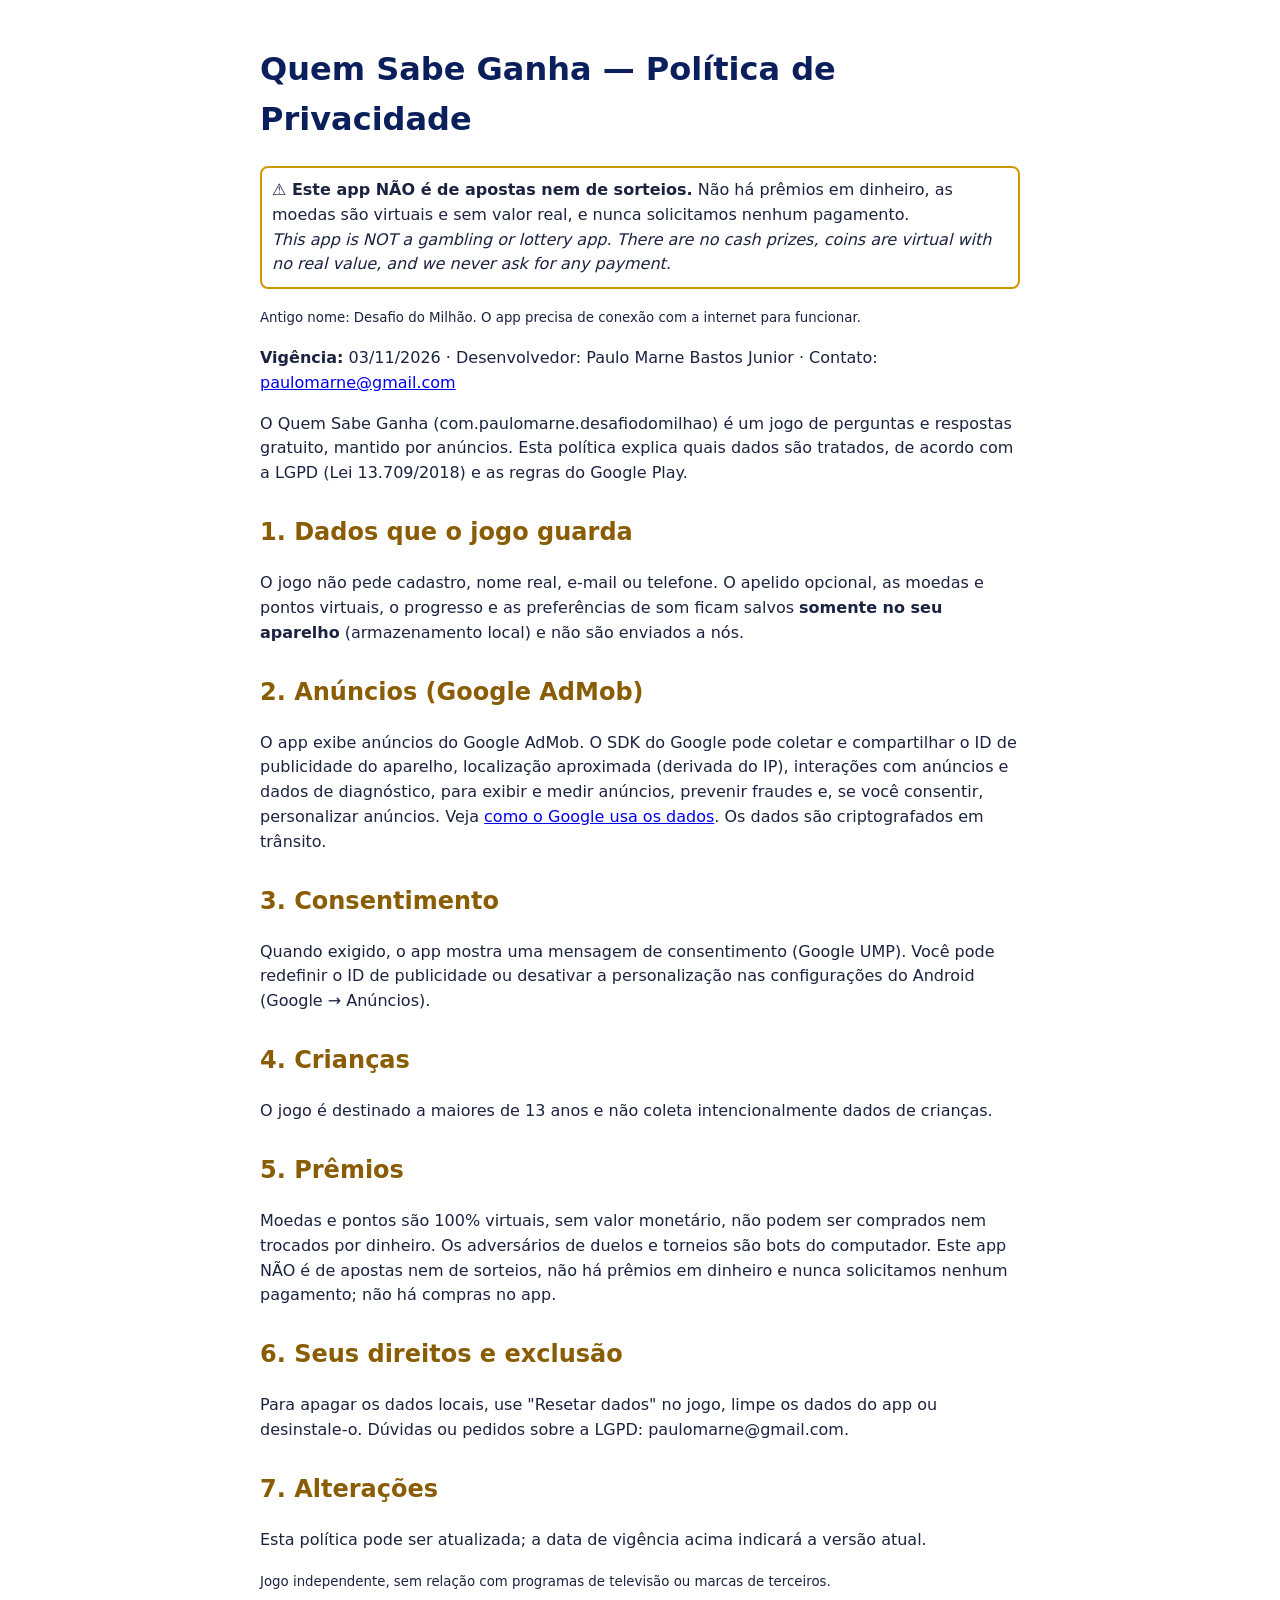
<file: desafiodomilhao/index.html>
<!doctype html><html lang="pt-BR"><head><meta charset="utf-8"><meta name="viewport" content="width=device-width,initial-scale=1"><title>Quem Sabe Ganha — Política de Privacidade</title>
<style>body{font-family:system-ui,Arial,sans-serif;max-width:760px;margin:auto;padding:24px;line-height:1.55;color:#1b2340}h1{color:#0b1f5c}h2{color:#8a5d05;margin-top:28px}</style></head><body>
<h1>Quem Sabe Ganha — Política de Privacidade</h1><p style="border:2px solid #c90;padding:10px;border-radius:8px"><b>⚠️ Este app NÃO é de apostas nem de sorteios.</b> Não há prêmios em dinheiro, as moedas são virtuais e sem valor real, e nunca solicitamos nenhum pagamento.<br><i lang="en">This app is NOT a gambling or lottery app. There are no cash prizes, coins are virtual with no real value, and we never ask for any payment.</i></p><p><small>Antigo nome: Desafio do Milhão. O app precisa de conexão com a internet para funcionar.</small></p><p><b>Vigência:</b> 03/11/2026 · Desenvolvedor: Paulo Marne Bastos Junior · Contato: <a href="mailto:paulomarne@gmail.com">paulomarne@gmail.com</a></p>
<p>O Quem Sabe Ganha (com.paulomarne.desafiodomilhao) é um jogo de perguntas e respostas gratuito, mantido por anúncios. Esta política explica quais dados são tratados, de acordo com a LGPD (Lei 13.709/2018) e as regras do Google Play.</p>
<h2>1. Dados que o jogo guarda</h2><p>O jogo não pede cadastro, nome real, e-mail ou telefone. O apelido opcional, as moedas e pontos virtuais, o progresso e as preferências de som ficam salvos <b>somente no seu aparelho</b> (armazenamento local) e não são enviados a nós.</p>
<h2>2. Anúncios (Google AdMob)</h2><p>O app exibe anúncios do Google AdMob. O SDK do Google pode coletar e compartilhar o ID de publicidade do aparelho, localização aproximada (derivada do IP), interações com anúncios e dados de diagnóstico, para exibir e medir anúncios, prevenir fraudes e, se você consentir, personalizar anúncios. Veja <a href="https://policies.google.com/technologies/partner-sites">como o Google usa os dados</a>. Os dados são criptografados em trânsito.</p>
<h2>3. Consentimento</h2><p>Quando exigido, o app mostra uma mensagem de consentimento (Google UMP). Você pode redefinir o ID de publicidade ou desativar a personalização nas configurações do Android (Google → Anúncios).</p>
<h2>4. Crianças</h2><p>O jogo é destinado a maiores de 13 anos e não coleta intencionalmente dados de crianças.</p>
<h2>5. Prêmios</h2><p>Moedas e pontos são 100% virtuais, sem valor monetário, não podem ser comprados nem trocados por dinheiro. Os adversários de duelos e torneios são bots do computador. Este app NÃO é de apostas nem de sorteios, não há prêmios em dinheiro e nunca solicitamos nenhum pagamento; não há compras no app.</p>
<h2>6. Seus direitos e exclusão</h2><p>Para apagar os dados locais, use "Resetar dados" no jogo, limpe os dados do app ou desinstale-o. Dúvidas ou pedidos sobre a LGPD: paulomarne@gmail.com.</p>
<h2>7. Alterações</h2><p>Esta política pode ser atualizada; a data de vigência acima indicará a versão atual.</p>
<p><small>Jogo independente, sem relação com programas de televisão ou marcas de terceiros.</small></p></body></html>
</file>
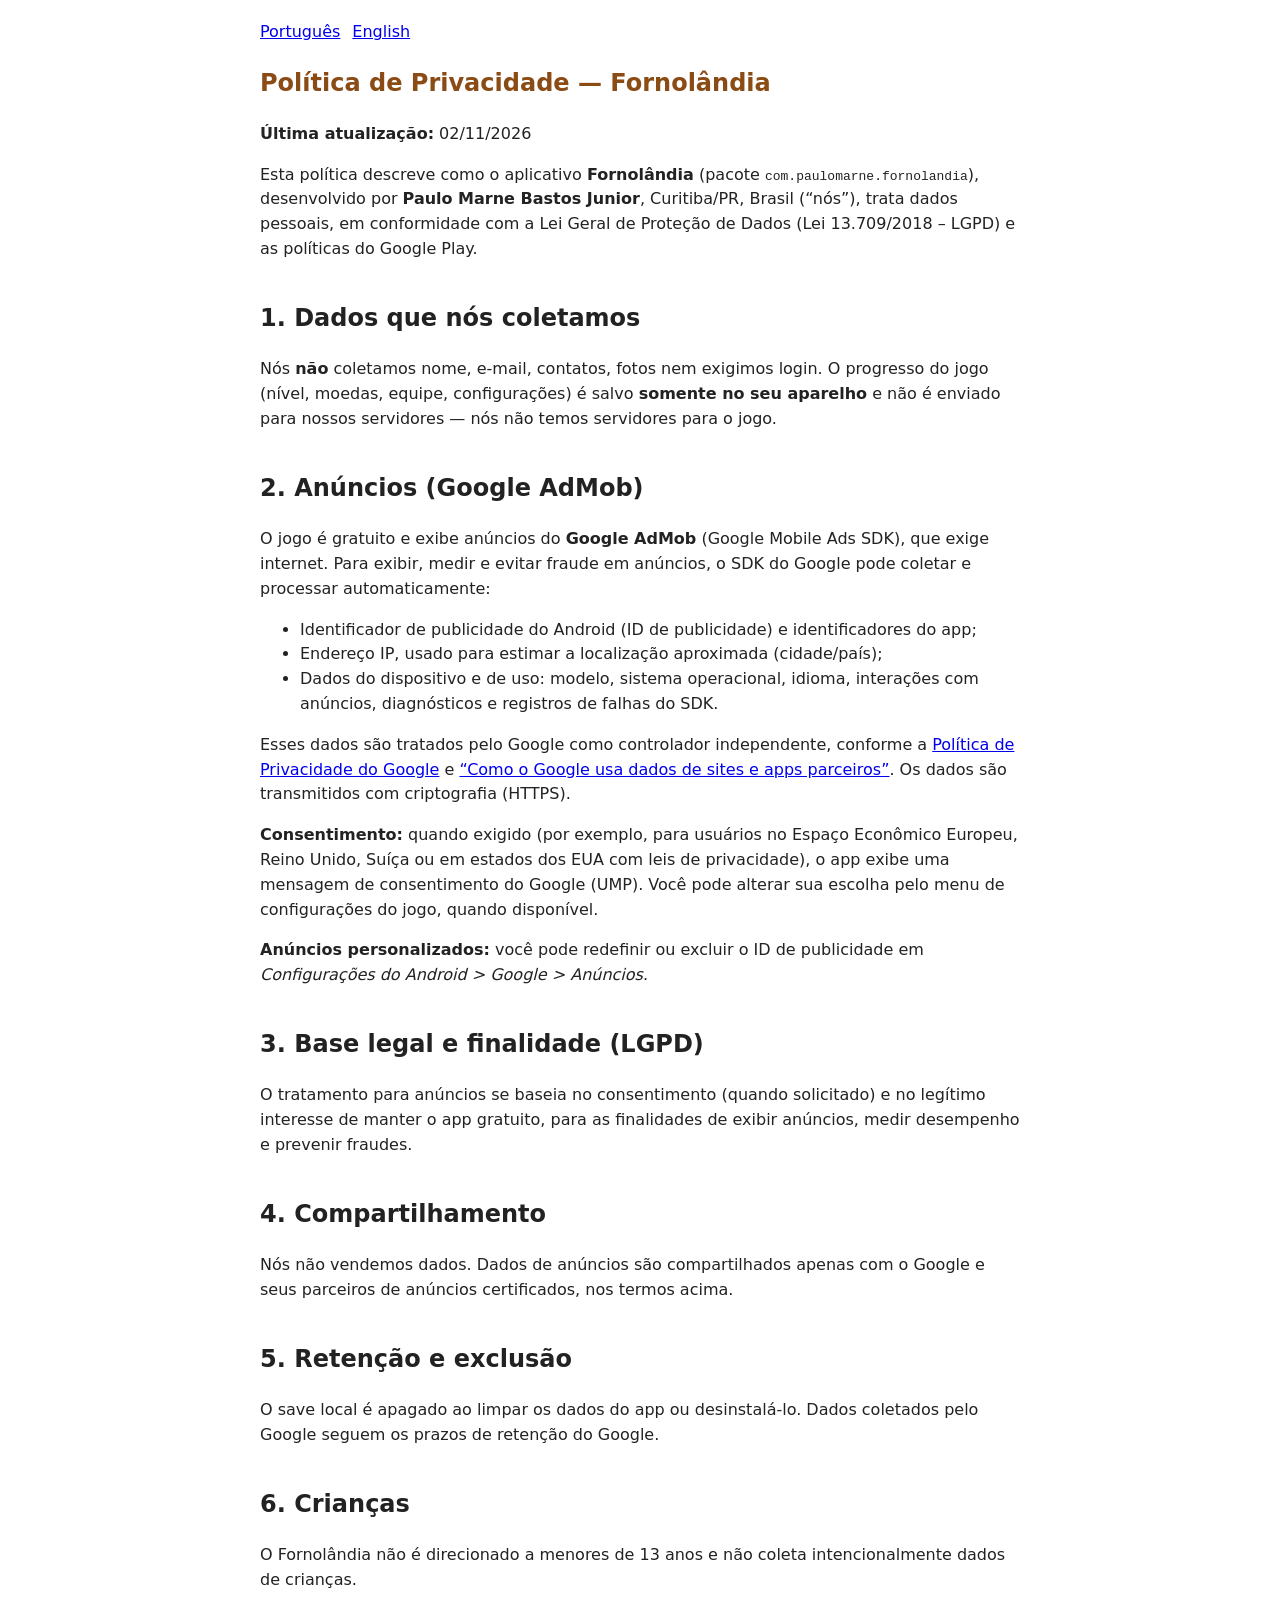
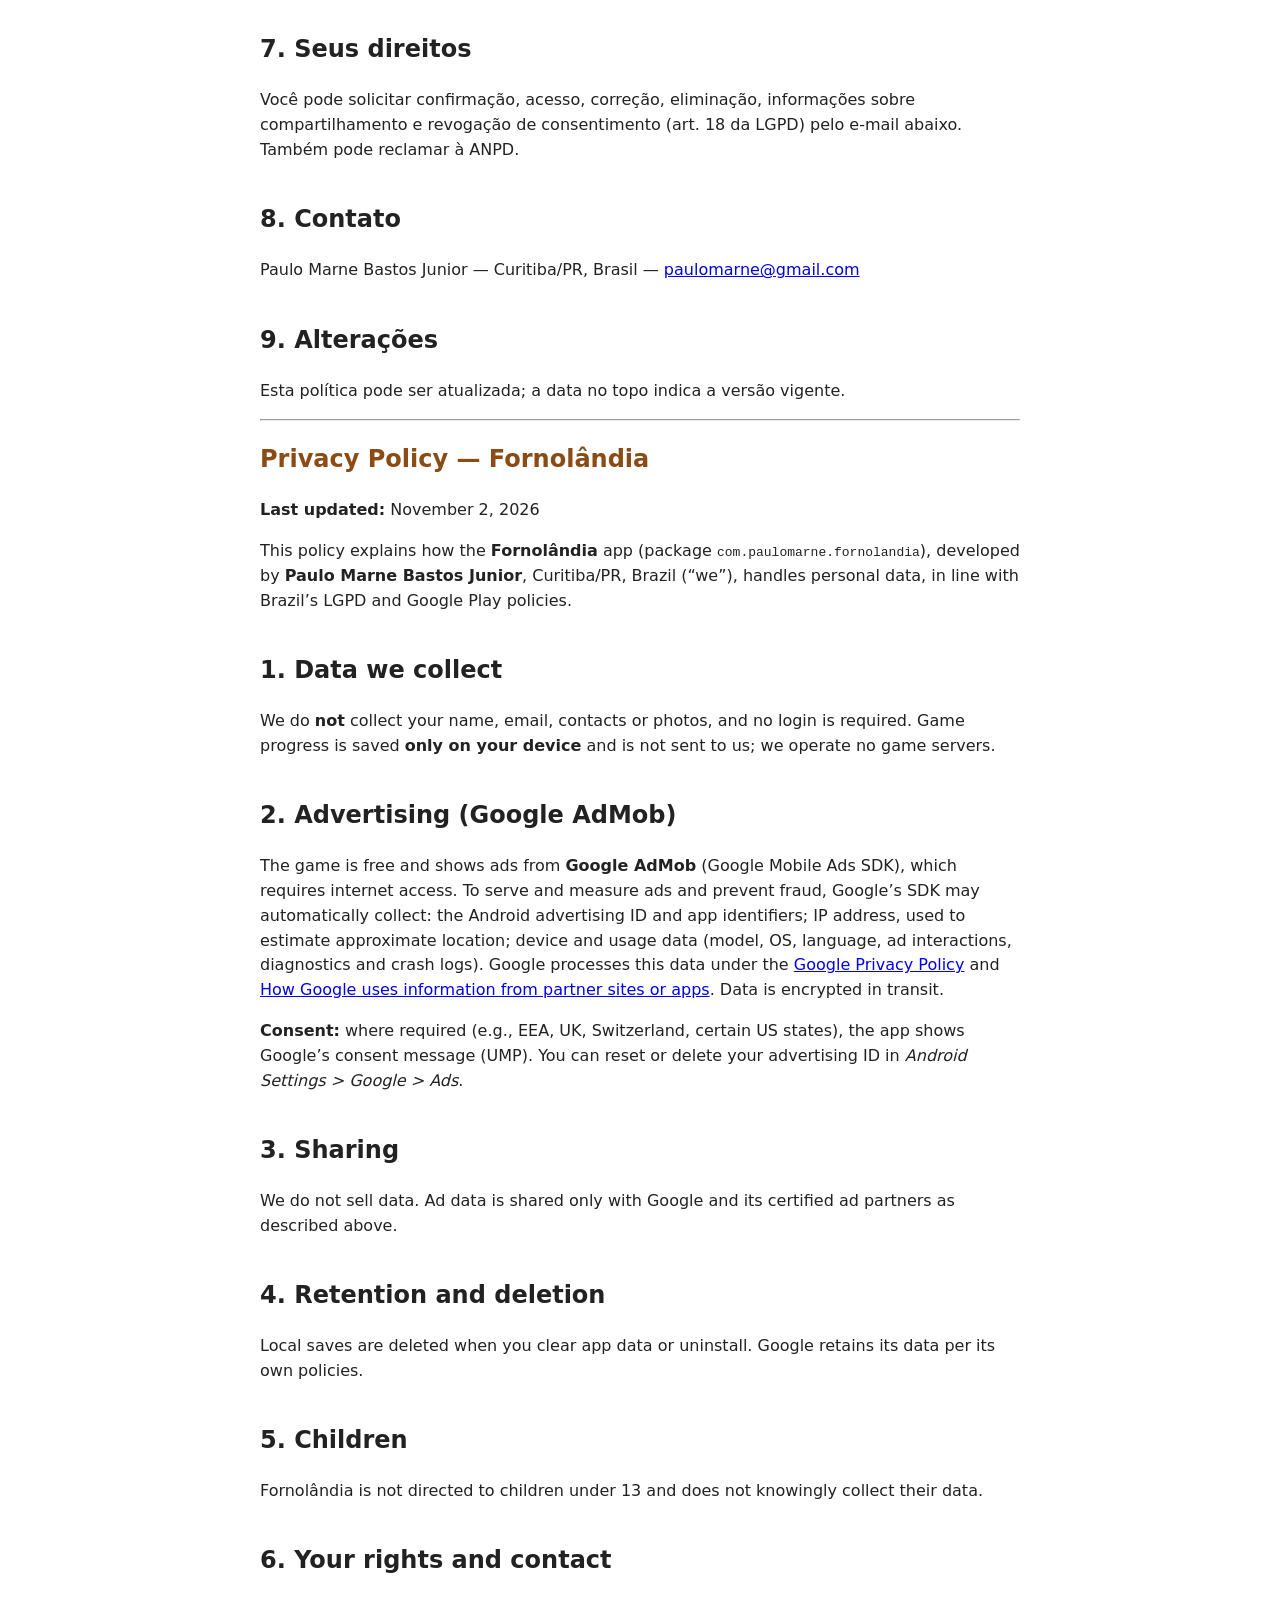
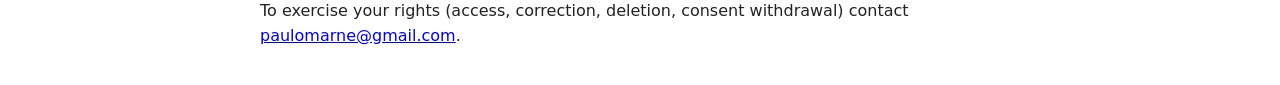
<file: fornolandia/index.html>
<!doctype html><html lang="pt-BR"><head><meta charset="utf-8"><meta name="viewport" content="width=device-width,initial-scale=1"><title>Fornolândia — Política de Privacidade / Privacy Policy</title>
<style>body{font-family:system-ui,sans-serif;max-width:760px;margin:auto;padding:20px;line-height:1.55;color:#222}h1{color:#8a4b14}h2{margin-top:1.6em}nav a{margin-right:12px}</style></head><body>
<nav><a href="#pt">Português</a><a href="#en">English</a></nav>
<section id="pt"><h1>Política de Privacidade — Fornolândia</h1>
<p><b>Última atualização:</b> 02/11/2026</p>
<p>Esta política descreve como o aplicativo <b>Fornolândia</b> (pacote <code>com.paulomarne.fornolandia</code>), desenvolvido por <b>Paulo Marne Bastos Junior</b>, Curitiba/PR, Brasil (“nós”), trata dados pessoais, em conformidade com a Lei Geral de Proteção de Dados (Lei 13.709/2018 – LGPD) e as políticas do Google Play.</p>
<h2>1. Dados que nós coletamos</h2>
<p>Nós <b>não</b> coletamos nome, e-mail, contatos, fotos nem exigimos login. O progresso do jogo (nível, moedas, equipe, configurações) é salvo <b>somente no seu aparelho</b> e não é enviado para nossos servidores — nós não temos servidores para o jogo.</p>
<h2>2. Anúncios (Google AdMob)</h2>
<p>O jogo é gratuito e exibe anúncios do <b>Google AdMob</b> (Google Mobile Ads SDK), que exige internet. Para exibir, medir e evitar fraude em anúncios, o SDK do Google pode coletar e processar automaticamente:</p>
<ul><li>Identificador de publicidade do Android (ID de publicidade) e identificadores do app;</li>
<li>Endereço IP, usado para estimar a localização aproximada (cidade/país);</li>
<li>Dados do dispositivo e de uso: modelo, sistema operacional, idioma, interações com anúncios, diagnósticos e registros de falhas do SDK.</li></ul>
<p>Esses dados são tratados pelo Google como controlador independente, conforme a <a href="https://policies.google.com/privacy">Política de Privacidade do Google</a> e <a href="https://policies.google.com/technologies/partner-sites">“Como o Google usa dados de sites e apps parceiros”</a>. Os dados são transmitidos com criptografia (HTTPS).</p>
<p><b>Consentimento:</b> quando exigido (por exemplo, para usuários no Espaço Econômico Europeu, Reino Unido, Suíça ou em estados dos EUA com leis de privacidade), o app exibe uma mensagem de consentimento do Google (UMP). Você pode alterar sua escolha pelo menu de configurações do jogo, quando disponível.</p>
<p><b>Anúncios personalizados:</b> você pode redefinir ou excluir o ID de publicidade em <i>Configurações do Android > Google > Anúncios</i>.</p>
<h2>3. Base legal e finalidade (LGPD)</h2>
<p>O tratamento para anúncios se baseia no consentimento (quando solicitado) e no legítimo interesse de manter o app gratuito, para as finalidades de exibir anúncios, medir desempenho e prevenir fraudes.</p>
<h2>4. Compartilhamento</h2><p>Nós não vendemos dados. Dados de anúncios são compartilhados apenas com o Google e seus parceiros de anúncios certificados, nos termos acima.</p>
<h2>5. Retenção e exclusão</h2><p>O save local é apagado ao limpar os dados do app ou desinstalá-lo. Dados coletados pelo Google seguem os prazos de retenção do Google.</p>
<h2>6. Crianças</h2><p>O Fornolândia não é direcionado a menores de 13 anos e não coleta intencionalmente dados de crianças.</p>
<h2>7. Seus direitos</h2><p>Você pode solicitar confirmação, acesso, correção, eliminação, informações sobre compartilhamento e revogação de consentimento (art. 18 da LGPD) pelo e-mail abaixo. Também pode reclamar à ANPD.</p>
<h2>8. Contato</h2><p>Paulo Marne Bastos Junior — Curitiba/PR, Brasil — <a href="mailto:paulomarne@gmail.com">paulomarne@gmail.com</a></p>
<h2>9. Alterações</h2><p>Esta política pode ser atualizada; a data no topo indica a versão vigente.</p></section>
<hr>
<section id="en"><h1>Privacy Policy — Fornolândia</h1>
<p><b>Last updated:</b> November 2, 2026</p>
<p>This policy explains how the <b>Fornolândia</b> app (package <code>com.paulomarne.fornolandia</code>), developed by <b>Paulo Marne Bastos Junior</b>, Curitiba/PR, Brazil (“we”), handles personal data, in line with Brazil’s LGPD and Google Play policies.</p>
<h2>1. Data we collect</h2><p>We do <b>not</b> collect your name, email, contacts or photos, and no login is required. Game progress is saved <b>only on your device</b> and is not sent to us; we operate no game servers.</p>
<h2>2. Advertising (Google AdMob)</h2><p>The game is free and shows ads from <b>Google AdMob</b> (Google Mobile Ads SDK), which requires internet access. To serve and measure ads and prevent fraud, Google’s SDK may automatically collect: the Android advertising ID and app identifiers; IP address, used to estimate approximate location; device and usage data (model, OS, language, ad interactions, diagnostics and crash logs). Google processes this data under the <a href="https://policies.google.com/privacy">Google Privacy Policy</a> and <a href="https://policies.google.com/technologies/partner-sites">How Google uses information from partner sites or apps</a>. Data is encrypted in transit.</p>
<p><b>Consent:</b> where required (e.g., EEA, UK, Switzerland, certain US states), the app shows Google’s consent message (UMP). You can reset or delete your advertising ID in <i>Android Settings > Google > Ads</i>.</p>
<h2>3. Sharing</h2><p>We do not sell data. Ad data is shared only with Google and its certified ad partners as described above.</p>
<h2>4. Retention and deletion</h2><p>Local saves are deleted when you clear app data or uninstall. Google retains its data per its own policies.</p>
<h2>5. Children</h2><p>Fornolândia is not directed to children under 13 and does not knowingly collect their data.</p>
<h2>6. Your rights and contact</h2><p>To exercise your rights (access, correction, deletion, consent withdrawal) contact <a href="mailto:paulomarne@gmail.com">paulomarne@gmail.com</a>.</p></section>
</body></html>
</file>
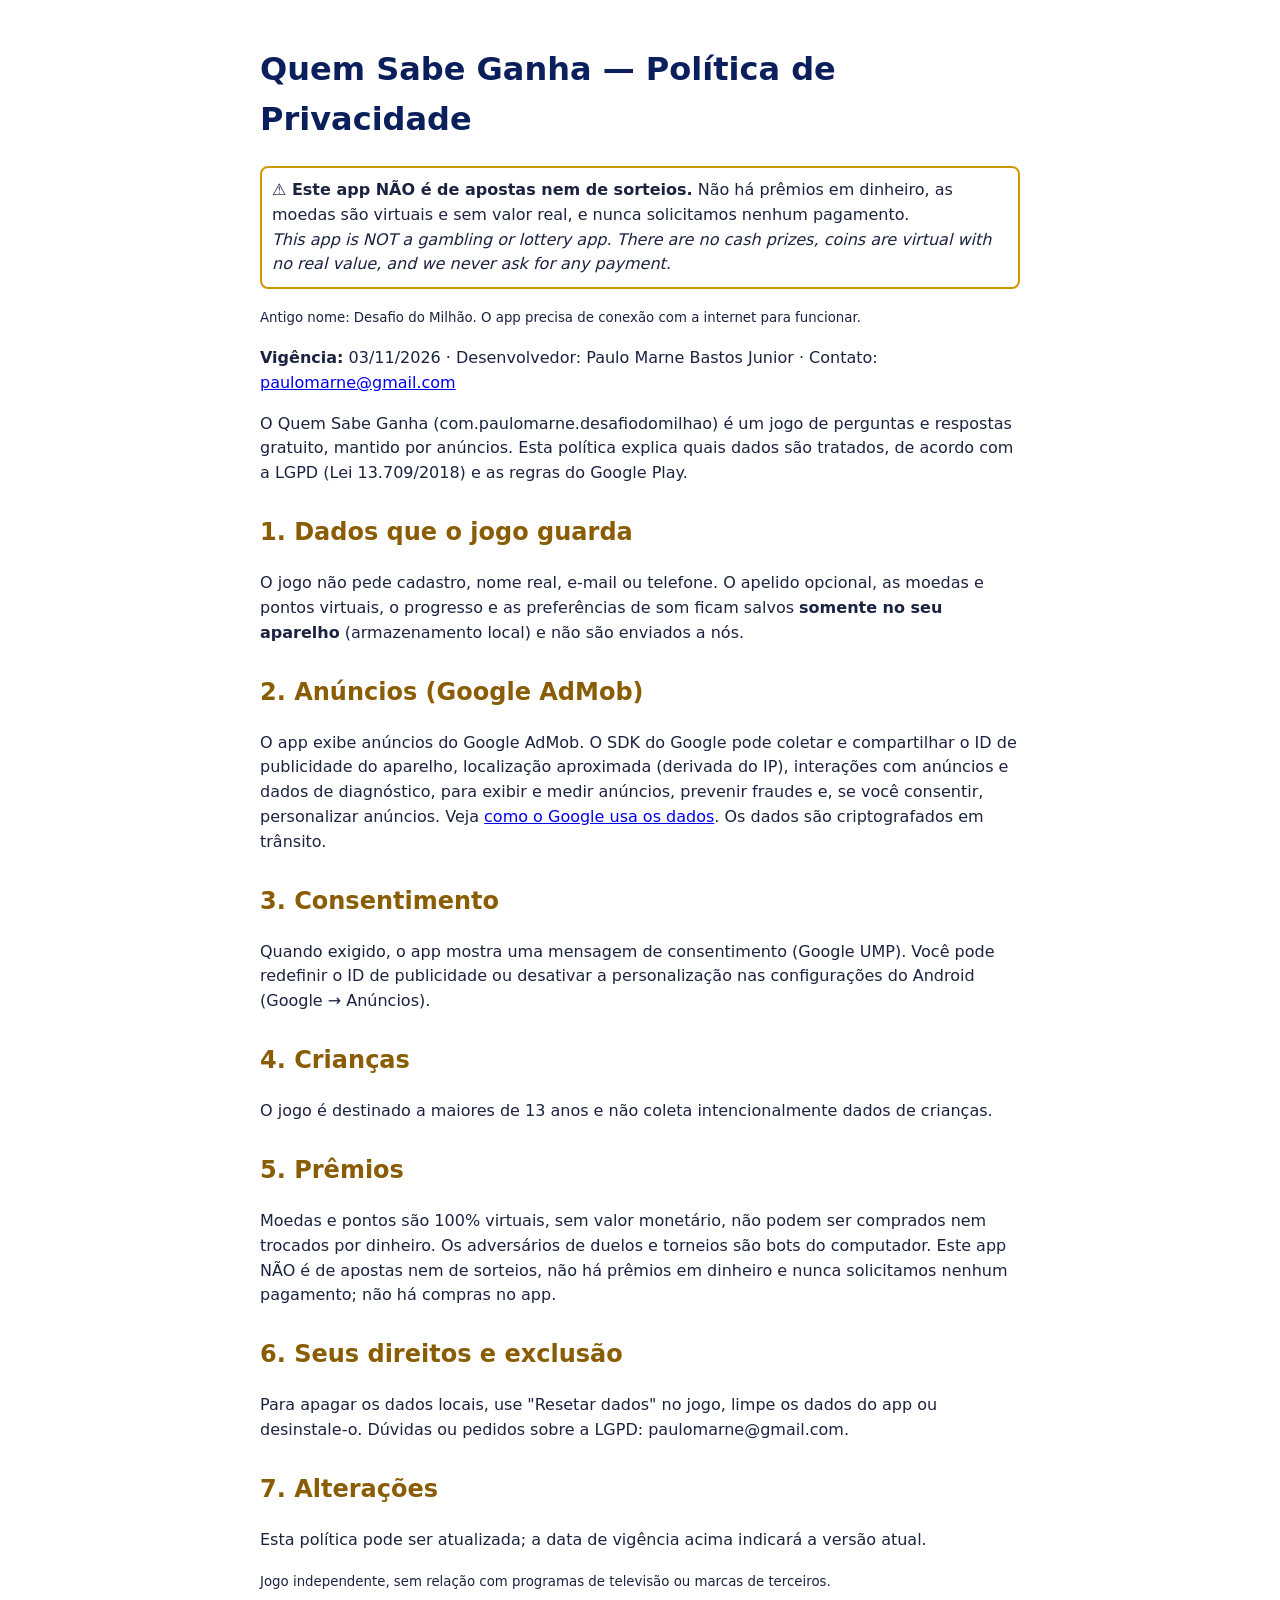
<file: quemsabeganha/index.html>
<!doctype html><html lang="pt-BR"><head><meta charset="utf-8"><title>Quem Sabe Ganha — Política de Privacidade</title><meta http-equiv="refresh" content="0; url=../desafiodomilhao/"><link rel="canonical" href="https://paulomarne.github.io/desafiodomilhao/"></head><body><p><a href="../desafiodomilhao/">Política de Privacidade — Quem Sabe Ganha</a></p></body></html>
</file>
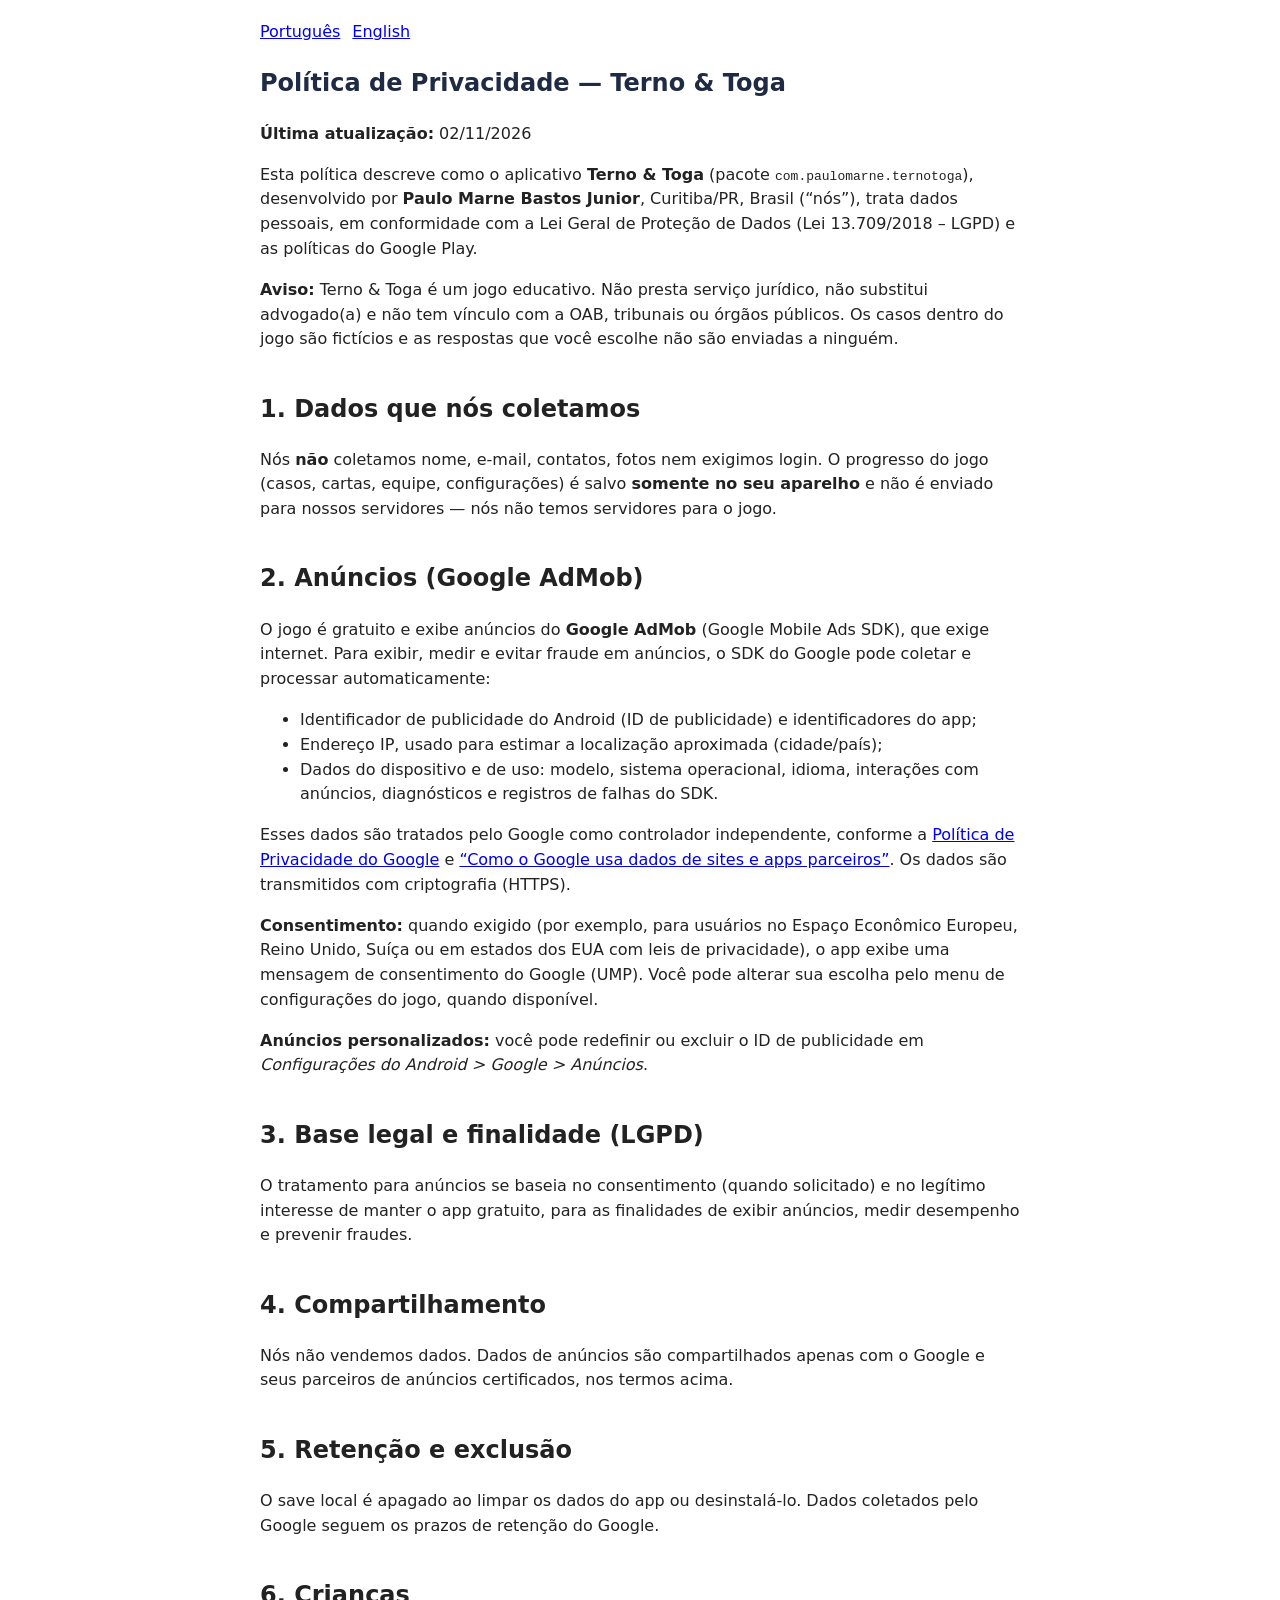
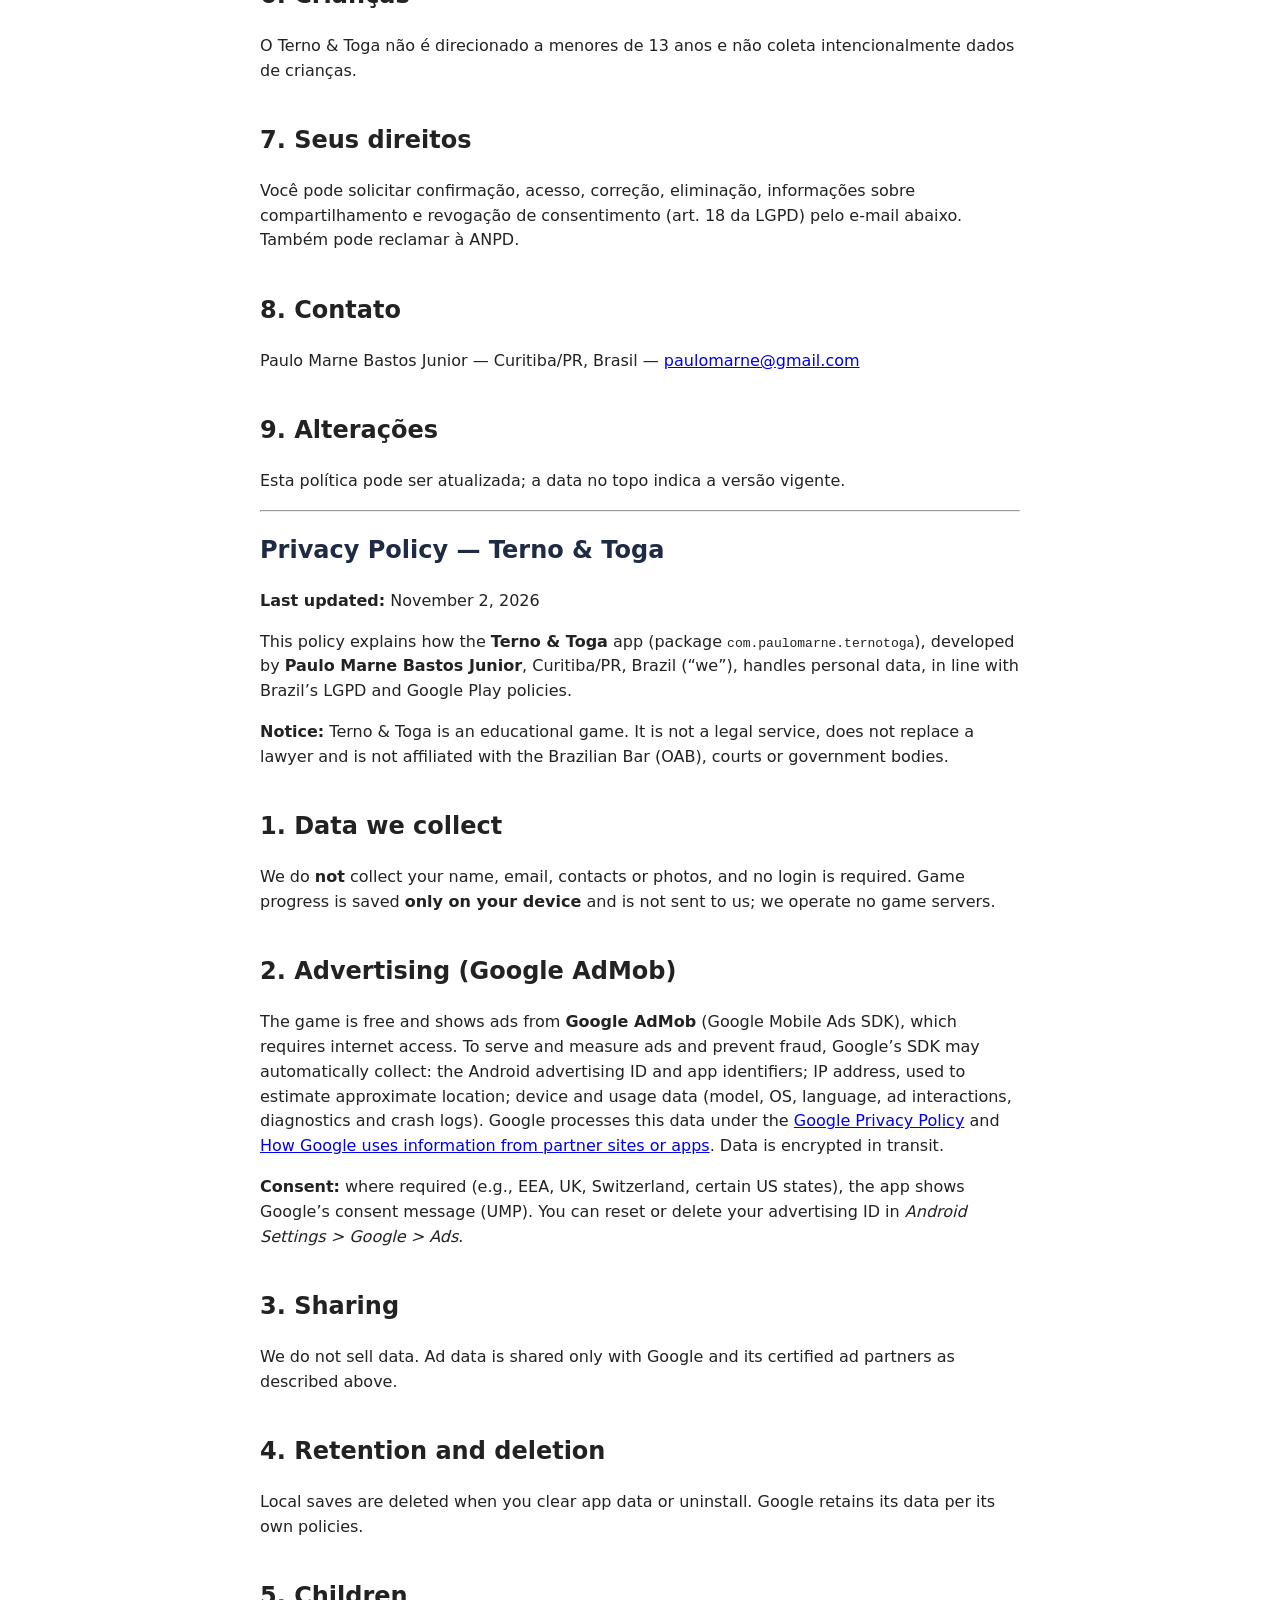
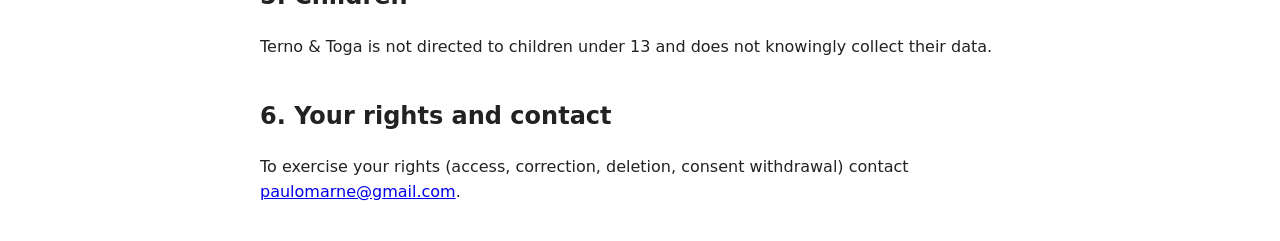
<file: ternotoga/index.html>
<!doctype html><html lang="pt-BR"><head><meta charset="utf-8"><meta name="viewport" content="width=device-width,initial-scale=1"><title>Terno & Toga — Política de Privacidade / Privacy Policy</title>
<style>body{font-family:system-ui,sans-serif;max-width:760px;margin:auto;padding:20px;line-height:1.55;color:#222}h1{color:#1f2a44}h2{margin-top:1.6em}nav a{margin-right:12px}</style></head><body>
<nav><a href="#pt">Português</a><a href="#en">English</a></nav>
<section id="pt"><h1>Política de Privacidade — Terno & Toga</h1>
<p><b>Última atualização:</b> 02/11/2026</p>
<p>Esta política descreve como o aplicativo <b>Terno & Toga</b> (pacote <code>com.paulomarne.ternotoga</code>), desenvolvido por <b>Paulo Marne Bastos Junior</b>, Curitiba/PR, Brasil (“nós”), trata dados pessoais, em conformidade com a Lei Geral de Proteção de Dados (Lei 13.709/2018 – LGPD) e as políticas do Google Play.</p>
<p><b>Aviso:</b> Terno & Toga é um jogo educativo. Não presta serviço jurídico, não substitui advogado(a) e não tem vínculo com a OAB, tribunais ou órgãos públicos. Os casos dentro do jogo são fictícios e as respostas que você escolhe não são enviadas a ninguém.</p><h2>1. Dados que nós coletamos</h2>
<p>Nós <b>não</b> coletamos nome, e-mail, contatos, fotos nem exigimos login. O progresso do jogo (casos, cartas, equipe, configurações) é salvo <b>somente no seu aparelho</b> e não é enviado para nossos servidores — nós não temos servidores para o jogo.</p>
<h2>2. Anúncios (Google AdMob)</h2>
<p>O jogo é gratuito e exibe anúncios do <b>Google AdMob</b> (Google Mobile Ads SDK), que exige internet. Para exibir, medir e evitar fraude em anúncios, o SDK do Google pode coletar e processar automaticamente:</p>
<ul><li>Identificador de publicidade do Android (ID de publicidade) e identificadores do app;</li>
<li>Endereço IP, usado para estimar a localização aproximada (cidade/país);</li>
<li>Dados do dispositivo e de uso: modelo, sistema operacional, idioma, interações com anúncios, diagnósticos e registros de falhas do SDK.</li></ul>
<p>Esses dados são tratados pelo Google como controlador independente, conforme a <a href="https://policies.google.com/privacy">Política de Privacidade do Google</a> e <a href="https://policies.google.com/technologies/partner-sites">“Como o Google usa dados de sites e apps parceiros”</a>. Os dados são transmitidos com criptografia (HTTPS).</p>
<p><b>Consentimento:</b> quando exigido (por exemplo, para usuários no Espaço Econômico Europeu, Reino Unido, Suíça ou em estados dos EUA com leis de privacidade), o app exibe uma mensagem de consentimento do Google (UMP). Você pode alterar sua escolha pelo menu de configurações do jogo, quando disponível.</p>
<p><b>Anúncios personalizados:</b> você pode redefinir ou excluir o ID de publicidade em <i>Configurações do Android > Google > Anúncios</i>.</p>
<h2>3. Base legal e finalidade (LGPD)</h2>
<p>O tratamento para anúncios se baseia no consentimento (quando solicitado) e no legítimo interesse de manter o app gratuito, para as finalidades de exibir anúncios, medir desempenho e prevenir fraudes.</p>
<h2>4. Compartilhamento</h2><p>Nós não vendemos dados. Dados de anúncios são compartilhados apenas com o Google e seus parceiros de anúncios certificados, nos termos acima.</p>
<h2>5. Retenção e exclusão</h2><p>O save local é apagado ao limpar os dados do app ou desinstalá-lo. Dados coletados pelo Google seguem os prazos de retenção do Google.</p>
<h2>6. Crianças</h2><p>O Terno & Toga não é direcionado a menores de 13 anos e não coleta intencionalmente dados de crianças.</p>
<h2>7. Seus direitos</h2><p>Você pode solicitar confirmação, acesso, correção, eliminação, informações sobre compartilhamento e revogação de consentimento (art. 18 da LGPD) pelo e-mail abaixo. Também pode reclamar à ANPD.</p>
<h2>8. Contato</h2><p>Paulo Marne Bastos Junior — Curitiba/PR, Brasil — <a href="mailto:paulomarne@gmail.com">paulomarne@gmail.com</a></p>
<h2>9. Alterações</h2><p>Esta política pode ser atualizada; a data no topo indica a versão vigente.</p></section>
<hr>
<section id="en"><h1>Privacy Policy — Terno & Toga</h1>
<p><b>Last updated:</b> November 2, 2026</p>
<p>This policy explains how the <b>Terno & Toga</b> app (package <code>com.paulomarne.ternotoga</code>), developed by <b>Paulo Marne Bastos Junior</b>, Curitiba/PR, Brazil (“we”), handles personal data, in line with Brazil’s LGPD and Google Play policies.</p>
<p><b>Notice:</b> Terno & Toga is an educational game. It is not a legal service, does not replace a lawyer and is not affiliated with the Brazilian Bar (OAB), courts or government bodies.</p><h2>1. Data we collect</h2><p>We do <b>not</b> collect your name, email, contacts or photos, and no login is required. Game progress is saved <b>only on your device</b> and is not sent to us; we operate no game servers.</p>
<h2>2. Advertising (Google AdMob)</h2><p>The game is free and shows ads from <b>Google AdMob</b> (Google Mobile Ads SDK), which requires internet access. To serve and measure ads and prevent fraud, Google’s SDK may automatically collect: the Android advertising ID and app identifiers; IP address, used to estimate approximate location; device and usage data (model, OS, language, ad interactions, diagnostics and crash logs). Google processes this data under the <a href="https://policies.google.com/privacy">Google Privacy Policy</a> and <a href="https://policies.google.com/technologies/partner-sites">How Google uses information from partner sites or apps</a>. Data is encrypted in transit.</p>
<p><b>Consent:</b> where required (e.g., EEA, UK, Switzerland, certain US states), the app shows Google’s consent message (UMP). You can reset or delete your advertising ID in <i>Android Settings > Google > Ads</i>.</p>
<h2>3. Sharing</h2><p>We do not sell data. Ad data is shared only with Google and its certified ad partners as described above.</p>
<h2>4. Retention and deletion</h2><p>Local saves are deleted when you clear app data or uninstall. Google retains its data per its own policies.</p>
<h2>5. Children</h2><p>Terno & Toga is not directed to children under 13 and does not knowingly collect their data.</p>
<h2>6. Your rights and contact</h2><p>To exercise your rights (access, correction, deletion, consent withdrawal) contact <a href="mailto:paulomarne@gmail.com">paulomarne@gmail.com</a>.</p></section>
</body></html>
</file>
<file: styles.css>
/* Paulo Marne Barros — portfolio */
:root {
  --bg: #070b14;
  --bg-elev: rgba(22, 27, 34, 0.72);
  --panel: rgba(13, 17, 23, 0.72);
  --stroke: rgba(88, 166, 255, 0.18);
  --stroke-strong: rgba(126, 231, 135, 0.28);
  --text: #e6edf3;
  --muted: #9aa4b2;
  --dim: #6e7681;
  --blue: #58a6ff;
  --cyan: #56d4dd;
  --green: #7ee787;
  --purple: #b392f0;
  --orange: #ffa657;
  --aws: #ff9900;
  --gcp: #4285f4;
  --azure: #0078d4;
  --mrn: #1ec8a0;
  --mrn-2: #0b3d4a;
  --danger: #f85149;
  --radius: 18px;
  --shadow: 0 20px 50px rgba(0, 0, 0, 0.35);
  --max: 1180px;
  --sans: "IBM Plex Sans", "Segoe UI", system-ui, -apple-system, sans-serif;
  --mono: "IBM Plex Mono", ui-monospace, SFMono-Regular, Menlo, monospace;
}
*, *::before, *::after { box-sizing: border-box; }
html { scroll-behavior: smooth; }
html, body { margin: 0; min-height: 100%; }
body {
  font-family: var(--sans);
  background: var(--bg);
  color: var(--text);
  line-height: 1.6;
  overflow-x: hidden;
}
img { max-width: 100%; height: auto; }
a { color: var(--blue); text-underline-offset: 3px; }
a:hover { color: var(--cyan); }
.skip {
  position: absolute; left: 12px; top: -40px; z-index: 30;
  background: #111; color: #fff; padding: 8px 12px; border-radius: 8px;
}
.skip:focus { top: 12px; }
.hero-morph {
  display: block;
  position: absolute; inset: 0;
  width: 100%; height: 100%;
  max-width: 100%;
  z-index: 0; pointer-events: none;
}
.glow-orbs {
  position: fixed; inset: 0; z-index: 0; pointer-events: none; overflow: hidden;
}
.glow-orbs span {
  position: absolute; border-radius: 50%; filter: blur(70px); opacity: 0.38;
  animation: drift 22s ease-in-out infinite alternate;
}
.glow-orbs span:nth-child(1) { width: 420px; height: 420px; background: #1f4b8f; top: -80px; left: -60px; }
.glow-orbs span:nth-child(2) { width: 380px; height: 380px; background: #134e48; right: -80px; top: 20%; animation-delay: -6s; }
.glow-orbs span:nth-child(3) { width: 320px; height: 320px; background: #3b2a6e; left: 30%; bottom: -80px; animation-delay: -12s; }
@keyframes drift {
  from { transform: translate3d(0, 0, 0) scale(1); }
  to { transform: translate3d(40px, 30px, 0) scale(1.12); }
}
.grid-overlay {
  position: fixed; inset: 0; z-index: 0; pointer-events: none;
  background-image:
    linear-gradient(rgba(88,166,255,0.04) 1px, transparent 1px),
    linear-gradient(90deg, rgba(88,166,255,0.04) 1px, transparent 1px);
  background-size: 48px 48px;
  mask-image: radial-gradient(ellipse at center, #000 30%, transparent 78%);
}
.wrap { position: relative; z-index: 1; }
.nav {
  position: sticky; top: 0; z-index: 10;
  backdrop-filter: blur(16px);
  background: rgba(7, 11, 20, 0.72);
  border-bottom: 1px solid rgba(255,255,255,0.06);
}
.nav-inner {
  max-width: var(--max); margin: 0 auto; padding: 12px 20px;
  display: flex; align-items: center; gap: 16px; justify-content: space-between;
}
.brand {
  display: flex; align-items: center; gap: 10px; color: var(--text); text-decoration: none; font-weight: 650;
}
.brand-mark {
  width: 34px; height: 34px; border-radius: 9px;
  background: linear-gradient(135deg, #0d1117, #12233d);
  border: 1px solid var(--stroke); display: grid; place-items: center;
  color: var(--green); font-family: var(--mono); font-size: 12px;
  box-shadow: 0 0 18px rgba(88,166,255,0.25);
}
.nav-links { display: flex; flex-wrap: wrap; gap: 6px 14px; }
.nav-links a {
  color: var(--muted); text-decoration: none; font-size: 0.92rem;
  padding: 6px 2px; border-bottom: 1px solid transparent;
}
.nav-links a:hover, .nav-links a:focus-visible { color: var(--text); border-color: var(--blue); }
.menu-btn {
  display: none; background: transparent; color: var(--text); border: 1px solid var(--stroke);
  border-radius: 10px; padding: 8px 10px; cursor: pointer;
}
.hero {
  position: relative;
  max-width: var(--max); margin: 0 auto; padding: 72px 20px 56px;
  display: grid;
  grid-template-columns: minmax(280px, 1.08fr) minmax(260px, 0.92fr);
  gap: 12px 20px;
  align-items: center;
  min-height: min(72vh, 640px);
  overflow: hidden;
}
.hero-copy {
  position: relative; z-index: 1;
  min-width: 0;
  max-width: 640px;
  padding: 18px 20px;
  border-radius: 20px;
  background: linear-gradient(135deg, rgba(7,11,20,0.72), rgba(7,11,20,0.38));
  border: 1px solid rgba(88,166,255,0.12);
  backdrop-filter: blur(6px);
  box-shadow: 0 16px 40px rgba(0,0,0,0.25);
}
.kicker {
  display: inline-flex; align-items: center; gap: 8px;
  color: var(--green); font-family: var(--mono); font-size: 0.82rem; letter-spacing: 0.04em;
}
.kicker::before {
  content: ""; width: 8px; height: 8px; border-radius: 50%; background: var(--green);
  box-shadow: 0 0 12px var(--green); animation: pulse 2s ease-in-out infinite;
}
@keyframes pulse { 50% { opacity: 0.4; } }
h1 {
  font-size: clamp(2.2rem, 5vw, 4rem); line-height: 1.08; margin: 10px 0 12px; letter-spacing: -0.03em;
}
.gradient-text {
  background: linear-gradient(110deg, #fff 10%, var(--blue) 40%, var(--green) 70%, var(--purple) 100%);
  background-size: 220% 220%;
  -webkit-background-clip: text; background-clip: text; color: transparent;
  animation: shine 9s ease-in-out infinite;
}
@keyframes shine {
  0%, 100% { background-position: 0% 50%; }
  50% { background-position: 100% 50%; }
}
.typed-line {
  min-height: 2.2em; color: var(--muted); font-size: 1.15rem;
}
.typed-line strong { color: var(--text); font-weight: 600; }
.cursor {
  display: inline-block; width: 9px; height: 1.05em; background: var(--blue);
  margin-left: 3px; vertical-align: text-bottom; animation: blink 1s step-end infinite;
}
@keyframes blink { 50% { opacity: 0; } }
.hero p.lead { color: var(--muted); max-width: 58ch; }
.cta-row { display: flex; flex-wrap: wrap; gap: 12px; margin-top: 26px; }
.btn {
  display: inline-flex; align-items: center; gap: 8px; text-decoration: none;
  border-radius: 999px; padding: 12px 18px; font-weight: 600; border: 1px solid transparent;
  transition: transform 0.2s ease, box-shadow 0.2s ease, background 0.2s ease;
}
.btn:hover { transform: translateY(-2px); }
.btn-primary {
  color: #041018; background: linear-gradient(135deg, var(--green), var(--cyan));
  box-shadow: 0 8px 28px rgba(126,231,135,0.25);
}
.btn-ghost {
  color: var(--text); background: rgba(88,166,255,0.08);
  border-color: var(--stroke);
}
.chip-row { display: flex; flex-wrap: wrap; gap: 8px; margin-top: 22px; }
.chip {
  font-size: 0.78rem; color: var(--muted); border: 1px solid rgba(255,255,255,0.08);
  background: rgba(255,255,255,0.03); padding: 5px 10px; border-radius: 999px;
  font-family: var(--mono);
}
.hero-visual {
  position: relative;
  width: 100%;
  min-width: 0;
  min-height: min(56vh, 520px);
  height: 100%;
  align-self: stretch;
  z-index: 0;
}
.glass {
  background: var(--panel);
  border: 1px solid var(--stroke);
  border-radius: var(--radius);
  box-shadow: var(--shadow), inset 0 1px 0 rgba(255,255,255,0.04);
  backdrop-filter: blur(18px);
}
.orbit {
  position: absolute; inset: 18px;
  border: 1px dashed rgba(88,166,255,0.25); border-radius: 50%;
  animation: spin 36s linear infinite;
}
.orbit::after {
  content: ""; position: absolute; width: 12px; height: 12px; border-radius: 50%;
  background: var(--blue); box-shadow: 0 0 16px var(--blue); top: -6px; left: 46%;
}
.orbit.inner { inset: 68px; animation-duration: 22s; animation-direction: reverse; border-color: rgba(126,231,135,0.22); }
.orbit.inner::after { background: var(--green); box-shadow: 0 0 16px var(--green); }
@keyframes spin { to { transform: rotate(360deg); } }
.core {
  position: absolute; inset: 110px; display: grid; place-items: center; text-align: center; padding: 16px;
}
.core small { color: var(--dim); font-family: var(--mono); }
.stat-grid {
  display: grid; grid-template-columns: repeat(3, 1fr); gap: 10px; margin-top: 8px;
}
.stat { text-align: left; padding: 10px 12px; }
.stat b { display: block; font-size: 1.15rem; color: var(--text); }
.stat span { color: var(--dim); font-size: 0.78rem; }
section { max-width: var(--max); margin: 0 auto; padding: 28px 20px 64px; }
.section-head { margin-bottom: 22px; }
.section-head h2 {
  margin: 0 0 8px; font-size: clamp(1.6rem, 3vw, 2.2rem); letter-spacing: -0.02em;
}
.section-head p { margin: 0; color: var(--muted); max-width: 70ch; }
.eyebrow {
  color: var(--blue); font-family: var(--mono); font-size: 0.78rem; letter-spacing: 0.12em;
  text-transform: uppercase; margin-bottom: 6px;
}
.eyebrow.mrn { color: var(--mrn); }
.cards { display: grid; grid-template-columns: repeat(2, 1fr); gap: 16px; }
.card {
  padding: 22px; transform-style: preserve-3d; transition: border-color 0.2s ease, box-shadow 0.2s ease;
}
.card:hover { border-color: rgba(88,166,255,0.4); box-shadow: 0 0 0 1px rgba(88,166,255,0.12), var(--shadow); }
.card h3 { margin: 0 0 4px; font-size: 1.15rem; }
.meta { color: var(--dim); font-size: 0.86rem; margin-bottom: 10px; }
.role { color: var(--green); font-weight: 600; font-size: 0.92rem; margin-bottom: 10px; }
.card ul { margin: 0; padding-left: 18px; color: var(--muted); }
.card li { margin: 0.35em 0; }
.tags { display: flex; flex-wrap: wrap; gap: 6px; margin-top: 14px; }
.tag {
  font-size: 0.72rem; padding: 3px 8px; border-radius: 999px;
  background: rgba(88,166,255,0.1); color: #c9ddff; border: 1px solid rgba(88,166,255,0.18);
}
.cloud-grid { display: grid; grid-template-columns: repeat(3, 1fr); gap: 16px; margin: 8px 0 28px; }
.cloud-col { padding: 20px; }
.cloud-col h3 { display: flex; align-items: center; gap: 10px; margin: 0 0 12px; }
.cloud-col ul { margin: 0; padding-left: 18px; color: var(--muted); }
.cloud-col.aws { border-color: rgba(255,153,0,0.28); }
.cloud-col.gcp { border-color: rgba(66,133,244,0.32); }
.cloud-col.azure { border-color: rgba(0,120,212,0.38); }
.logo-dot { width: 12px; height: 12px; border-radius: 3px; display: inline-block; }
.aws .logo-dot { background: var(--aws); box-shadow: 0 0 10px var(--aws); }
.gcp .logo-dot { background: linear-gradient(90deg, #ea4335, #fbbc04, #34a853, #4285f4); }
.azure .logo-dot { background: var(--azure); box-shadow: 0 0 10px var(--azure); }
.diagram-wrap { padding: 16px; overflow: auto; }
.diagram-wrap svg { width: 100%; min-width: 720px; height: auto; display: block; }
.flow { stroke-dasharray: 6 10; animation: dash 2.4s linear infinite; }
@keyframes dash { to { stroke-dashoffset: -64; } }
.note { color: var(--dim); font-size: 0.85rem; margin-top: 10px; }
.certs { display: grid; grid-template-columns: repeat(3, 1fr); gap: 16px; }
.badge {
  perspective: 1000px; min-height: 230px;
}
.badge-inner {
  position: relative; width: 100%; height: 100%; min-height: 230px;
  transform-style: preserve-3d; transition: transform 0.7s ease;
}
.badge:hover .badge-inner, .badge:focus-within .badge-inner { transform: rotateY(180deg); }
.badge-face {
  position: absolute; inset: 0; backface-visibility: hidden; padding: 20px;
  display: flex; flex-direction: column; justify-content: space-between;
}
.badge-back { transform: rotateY(180deg); }
.badge .issuer { font-family: var(--mono); font-size: 0.75rem; letter-spacing: 0.08em; text-transform: uppercase; }
.badge .label-course {
  display: inline-block; font-size: 0.72rem; color: #041018; background: var(--orange);
  border-radius: 999px; padding: 3px 8px; font-weight: 700;
}
.badge.azure .label-course { background: #6cb6ff; }
.badge.aws { border-color: rgba(255,153,0,0.3); box-shadow: 0 0 28px rgba(255,153,0,0.08); }
.badge.azure { border-color: rgba(0,120,212,0.35); box-shadow: 0 0 28px rgba(0,120,212,0.1); }
.pins { display: grid; grid-template-columns: repeat(4, 1fr); gap: 12px; margin-top: 18px; }
.pin-slot {
  aspect-ratio: 1; display: grid; place-items: center; padding: 12px;
  border: 1px dashed rgba(255,255,255,0.14);
}
.pin-slot img { width: 78%; height: 78%; object-fit: contain; filter: drop-shadow(0 0 16px rgba(88,166,255,0.35)); }
.pin-slot[hidden] { display: none !important; }
.mrn-band {
  max-width: none; padding: 0;
  background:
    radial-gradient(800px 280px at 20% 0%, rgba(30,200,160,0.16), transparent 60%),
    linear-gradient(180deg, rgba(8, 24, 28, 0.9), rgba(7,11,20,0.2));
  border-block: 1px solid rgba(30,200,160,0.18);
}
.mrn-inner { max-width: var(--max); margin: 0 auto; padding: 56px 20px; display: grid; grid-template-columns: 1.1fr 0.9fr; gap: 28px; }
.shield {
  width: 72px; height: 84px; margin-bottom: 12px;
  filter: drop-shadow(0 0 18px rgba(30,200,160,0.45));
}
.mrn-card { padding: 24px; border-color: rgba(30,200,160,0.28); }
.apps { display: grid; grid-template-columns: repeat(3, 1fr); gap: 16px; }
.app { padding: 22px; text-decoration: none; color: inherit; display: block; }
.app h3 { margin: 0 0 8px; }
.app p { margin: 0 0 12px; color: var(--muted); }
.contact { display: flex; flex-wrap: wrap; gap: 14px; }
.contact a {
  color: var(--text); text-decoration: none; padding: 16px 18px; min-width: 240px;
}
footer {
  border-top: 1px solid rgba(255,255,255,0.06);
  color: var(--dim); text-align: center; padding: 28px 16px 48px; font-size: 0.88rem;
}
.reveal { opacity: 1; transform: none; }
html.js .reveal { opacity: 0; transform: translateY(18px); }
html.js .reveal.in { opacity: 1; transform: none; transition: opacity 0.7s ease, transform 0.7s ease; }
@media (max-width: 900px) {
  .hero, .mrn-inner { grid-template-columns: 1fr; }
  .hero { min-height: 520px; }
  .hero-copy { max-width: none; }
  .hero-visual {
    position: absolute;
    inset: 0;
    min-height: 0;
    height: auto;
    opacity: 0.5;
    pointer-events: none;
  }
  .cards, .cloud-grid, .certs, .apps { grid-template-columns: 1fr; }
  .pins { grid-template-columns: repeat(2, 1fr); }
  .menu-btn { display: inline-flex; }
  .nav-links {
    display: none; position: absolute; right: 16px; top: 58px;
    flex-direction: column; background: #0d1117; border: 1px solid var(--stroke);
    border-radius: 12px; padding: 12px 16px; min-width: 200px;
  }
  .nav.open .nav-links { display: flex; }
}
@media (prefers-reduced-motion: reduce) {
  html { scroll-behavior: auto; }
  .glow-orbs span, .orbit, .orbit.inner, .gradient-text, .kicker::before, .cursor, .flow, .reveal, .company-cloud .co {
    animation: none !important;
  }
  .reveal { opacity: 1; transform: none; }
  .badge:hover .badge-inner, .badge:focus-within .badge-inner { transform: none; }
  .btn:hover { transform: none; }
  .company-cloud .co:hover, .company-cloud .co:focus-visible { transform: none; }
}

.pin-slot { position: relative; color: var(--muted); text-align: center; font-size: 0.78rem; font-family: var(--mono); padding: 14px; }
.pin-slot .fname { word-break: break-all; }
.pin-slot.waiting { border-style: dashed; }

/* Empresas onde atuei — floating name cloud (no logos) */
.empresas-section { padding-top: 12px; }
.company-cloud {
  position: relative;
  display: flex; flex-wrap: wrap; justify-content: center; align-items: center;
  gap: 14px 18px;
  min-height: 220px;
  padding: 28px 12px 8px;
}
.company-cloud .co {
  position: relative;
  display: inline-block;
  font-family: var(--mono);
  font-weight: 500;
  color: #c9ddff;
  padding: 10px 16px;
  border-radius: 999px;
  border: 1px solid rgba(88,166,255,0.22);
  background: rgba(13, 22, 40, 0.72);
  box-shadow: 0 0 18px rgba(88,166,255,0.12), inset 0 1px 0 rgba(255,255,255,0.04);
  text-shadow: 0 0 18px rgba(86,212,221,0.35);
  transition: transform 0.25s ease, border-color 0.25s ease, box-shadow 0.25s ease, color 0.25s ease;
  animation: coDrift 9s ease-in-out infinite alternate;
  font-size: 0.92rem;
  letter-spacing: 0.02em;
}
.company-cloud .co-md { font-size: 1.05rem; color: #d7e6ff; }
.company-cloud .co-lg {
  font-size: 1.22rem; font-weight: 600; color: #e8f1ff;
  border-color: rgba(179,146,240,0.35);
  box-shadow: 0 0 24px rgba(179,146,240,0.18), inset 0 1px 0 rgba(255,255,255,0.05);
}
.company-cloud .co:nth-child(3n) { animation-duration: 11s; animation-delay: -2s; }
.company-cloud .co:nth-child(3n+1) { animation-duration: 8s; animation-delay: -4s; }
.company-cloud .co:nth-child(3n+2) { animation-duration: 10.5s; animation-delay: -1s; }
.company-cloud .co:nth-child(4n) { color: #9be7ef; }
.company-cloud .co:nth-child(5n) { color: #cbb6f5; }
.company-cloud .co:hover,
.company-cloud .co:focus-visible {
  transform: translateY(-4px) scale(1.05);
  color: #fff;
  border-color: rgba(86,212,221,0.65);
  box-shadow: 0 0 28px rgba(86,212,221,0.35), 0 8px 24px rgba(0,0,0,0.35);
  outline: none;
}
@keyframes coDrift {
  from { transform: translate3d(0, 0, 0); }
  to { transform: translate3d(0, -10px, 0); }
}

/* Language switcher and layout resilience for longer locales */
.visually-hidden {
  position: absolute;
  width: 1px;
  height: 1px;
  padding: 0;
  margin: -1px;
  overflow: hidden;
  clip: rect(0, 0, 0, 0);
  white-space: nowrap;
  border: 0;
}
.nav-inner { flex-wrap: wrap; gap: 10px 16px; }
.nav-tools {
  display: flex;
  align-items: center;
  gap: 10px;
  margin-left: auto;
  flex-shrink: 0;
}
.lang-switcher {
  position: relative;
  display: inline-flex;
  align-items: center;
}
.lang-switcher select {
  appearance: none;
  -webkit-appearance: none;
  background-color: rgba(88,166,255,0.08);
  background-image: url("data:image/svg+xml;utf8,<svg xmlns='http://www.w3.org/2000/svg' width='12' height='8' viewBox='0 0 12 8'><path fill='%239aa4b2' d='M1 1l5 5 5-5'/></svg>");
  background-repeat: no-repeat;
  background-position: right 10px center;
  background-size: 12px 8px;
  color: var(--text);
  border: 1px solid var(--stroke);
  border-radius: 10px;
  padding: 7px 30px 7px 10px;
  font-family: var(--sans);
  font-size: 0.86rem;
  font-weight: 500;
  cursor: pointer;
  min-height: 36px;
  line-height: 1.2;
  max-width: 12rem;
}
.lang-switcher select:hover { border-color: rgba(88,166,255,0.45); }
.lang-switcher select:focus-visible {
  outline: 2px solid var(--blue);
  outline-offset: 2px;
}
.cta-row .btn {
  white-space: normal;
  text-align: center;
  line-height: 1.3;
  max-width: 100%;
  justify-content: center;
}
.nav-links a,
.btn,
.chip,
.stat,
.card,
.card li,
.cloud-col li,
.app p,
.app span,
.badge,
.note,
.lead,
footer p,
.section-head p,
.role,
.meta {
  overflow-wrap: break-word;
}
.cards,
.cloud-grid,
.certs,
.stat-grid,
.apps,
.card,
.stat,
.cloud-col,
.badge,
.app,
.hero-copy,
.nav-links {
  min-width: 0;
}

@media (max-width: 1100px) {
  html[data-lang="de"] .menu-btn,
  html[data-lang="fr"] .menu-btn { display: inline-flex; }
  html[data-lang="de"] .nav-links,
  html[data-lang="fr"] .nav-links {
    display: none;
    position: absolute;
    right: 16px;
    top: 58px;
    flex-direction: column;
    background: #0d1117;
    border: 1px solid var(--stroke);
    border-radius: 12px;
    padding: 12px 16px;
    min-width: 220px;
    z-index: 12;
  }
  html[data-lang="de"] .nav.open .nav-links,
  html[data-lang="fr"] .nav.open .nav-links { display: flex; }
}

@media (max-width: 900px) {
  .nav { position: sticky; }
  .nav-inner { position: relative; }
  .nav-links { z-index: 12; }
  .stat-grid { grid-template-columns: 1fr; }
  .lang-switcher select { max-width: 10.5rem; }
}

@media (max-width: 640px) {
  .cta-row .btn { flex: 1 1 calc(50% - 12px); }
  .kicker { flex-wrap: wrap; max-width: 100%; }
}
</file>
